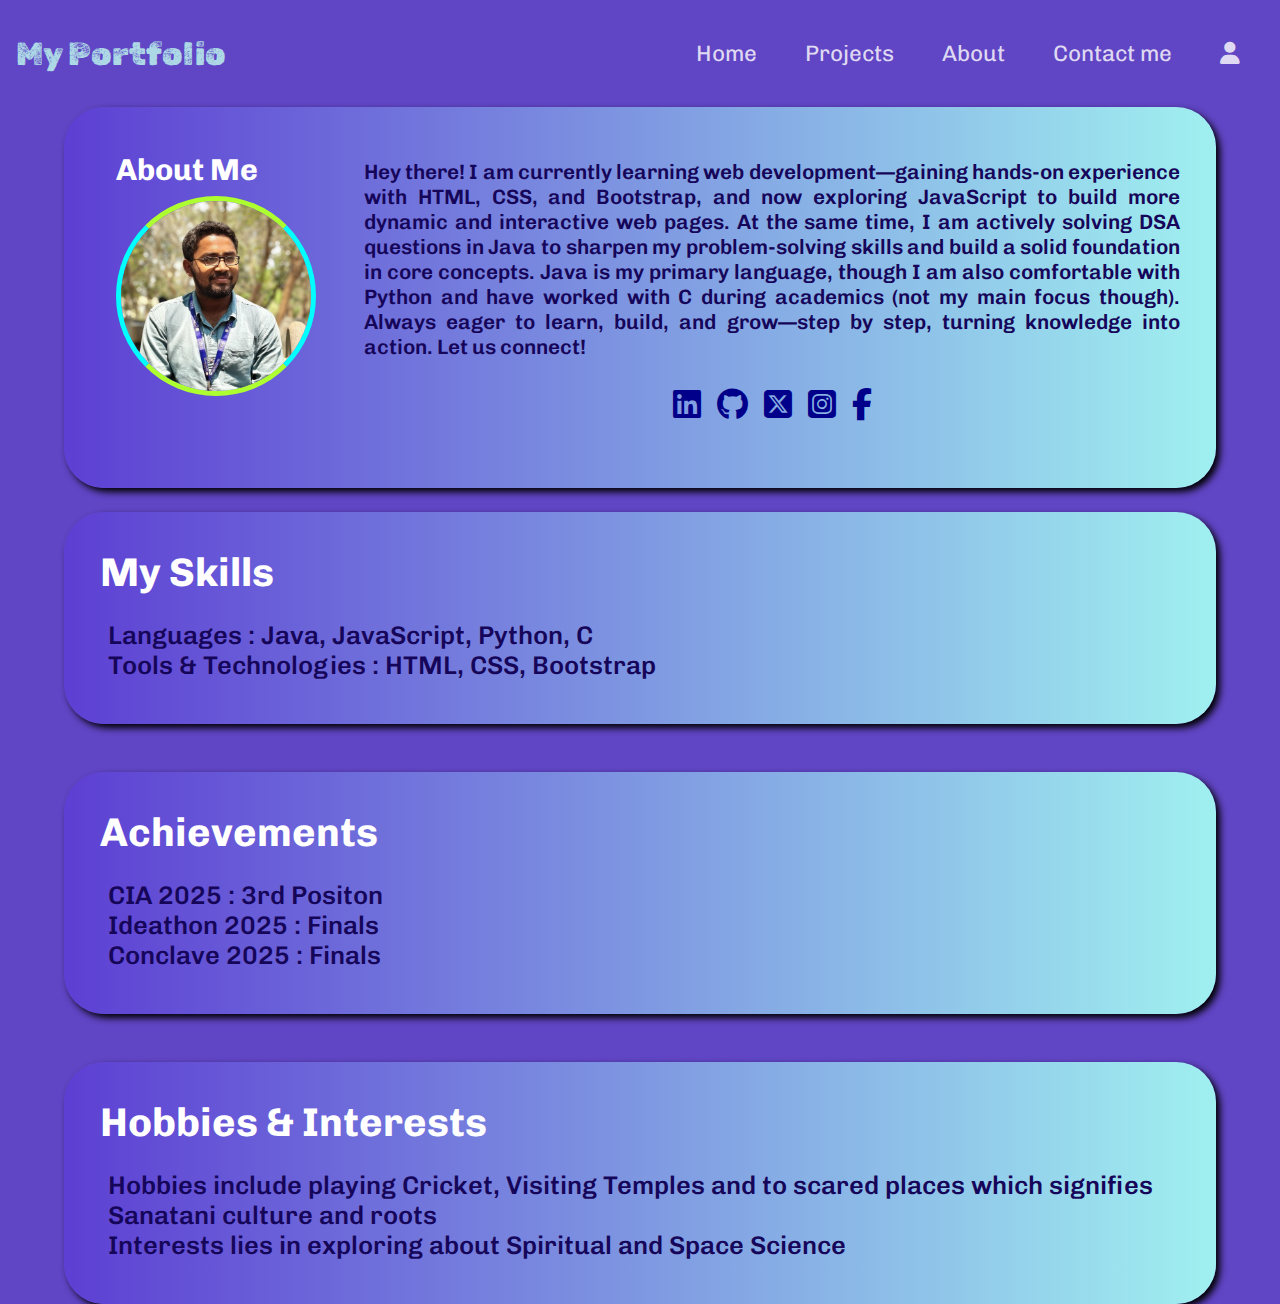
<file: about.html>
<!DOCTYPE html>
<html lang="en">

<head>
    <meta charset="UTF-8">
    <meta name="viewport" content="width=device-width, initial-scale=1.0">
    <link rel="stylesheet" href="https://cdnjs.cloudflare.com/ajax/libs/font-awesome/6.7.2/css/all.min.css"
        integrity="sha512-Evv84Mr4kqVGRNSgIGL/F/aIDqQb7xQ2vcrdIwxfjThSH8CSR7PBEakCr51Ck+w+/U6swU2Im1vVX0SVk9ABhg=="
        crossorigin="anonymous" referrerpolicy="no-referrer" />
    <link href="https://cdn.jsdelivr.net/npm/bootstrap@5.3.5/dist/css/bootstrap.min.css" rel="stylesheet"
        integrity="sha384-SgOJa3DmI69IUzQ2PVdRZhwQ+dy64/BUtbMJw1MZ8t5HZApcHrRKUc4W0kG879m7" crossorigin="anonymous">
    <link rel="preconnect" href="https://fonts.googleapis.com">
    <link rel="preconnect" href="https://fonts.gstatic.com" crossorigin>
    <link href="https://fonts.googleapis.com/css2?family=Sriracha&display=swap" rel="stylesheet">
    <link href="https://fonts.googleapis.com/css2?family=Rubik+Dirt&display=swap" rel="stylesheet">
    <link href="https://fonts.googleapis.com/css2?family=Chivo:ital,wght@0,100..900;1,100..900&display=swap"
        rel="stylesheet">
    <link href="https://fonts.googleapis.com/css2?family=Federo&display=swap" rel="stylesheet">
    <link rel="stylesheet" href="about.css">
    <title> About Me | Aman </title>
</head>

<body>

    <div class="navbar">
        <h1>My Portfolio</h1>
        <ul>
            <a href="index.html">Home</a>
            <a href="projects.html">Projects</a>
            <a href="about.html">About</a>
            <a href="#">Contact me</a>
            <i class="fa-solid fa-user navbar-user"></i>
        </ul>
    </div>

    <div class="about-me">
        <div class="left-part">
            <h1>About Me</h1>
            <img src="./assests/Aman_Portfolio.jpg" alt="mypic" class="about-pic">
        </div>
        <div class="right-part">
            <p>Hey there! I am currently learning web development—gaining hands-on experience with HTML, CSS, and
                Bootstrap, and now
                exploring JavaScript to build more dynamic and interactive web pages.
                At the same time, I am actively solving DSA questions in Java to sharpen my problem-solving skills and
                build a solid
                foundation in core concepts. Java is my primary language, though I am also comfortable with Python and
                have worked with C
                during academics (not my main focus though).
                Always eager to learn, build, and grow—step by step, turning knowledge into action. Let us connect!</p>
            <div class="social-media">
                <a href="https://www.linkedin.com/in/aman-parida-374468360" target="_blank">
                    <i class="fa-brands fa-linkedin social-media-icons"></i>
                </a>
                <a href="https://github.com/Aman-Tech990" target="_blank"><i
                        class="fa-brands fa-github social-media-icons"></i></a>
                <a href="https://x.com/aman_tech001" target="_blank"><i
                        class="fa-brands fa-square-x-twitter social-media-icons"></i></a>
                <a href="https://www.instagram.com/aman_parida_990/" target="_blank"><i
                        class="fa-brands fa-square-instagram social-media-icons"></i></a>
                <a href="https://www.facebook.com/profile.php?id=100093342377013" target="_blank"><i
                        class="fa-brands fa-facebook-f social-media-icons"></i></a>
            </div>
        </div>
    </div>

    <div class="skills">
        <h1>My Skills</h1>
        <div class="skills-desc">
            <p> Languages : Java, JavaScript, Python, C </p>
            <p> Tools & Technologies : HTML, CSS, Bootstrap </p>
        </div>
    </div>

    <div class="achievements">
        <h1>Achievements</h1>
        <div class="achievements-desc">
            <p> CIA 2025 : 3rd Positon </p>
            <p> Ideathon 2025 : Finals </p>
            <p> Conclave 2025 : Finals </p>
        </div>
    </div>

    <div class="hobbies">
        <h1>Hobbies & Interests</h1>
        <div class="hobbies-desc">
            <p> Hobbies include playing Cricket, Visiting Temples and to scared places which signifies Sanatani culture
                and roots</p>
            <p> Interests lies in exploring about Spiritual and Space Science </p>
        </div>
    </div>

</body>

</html>
</file>
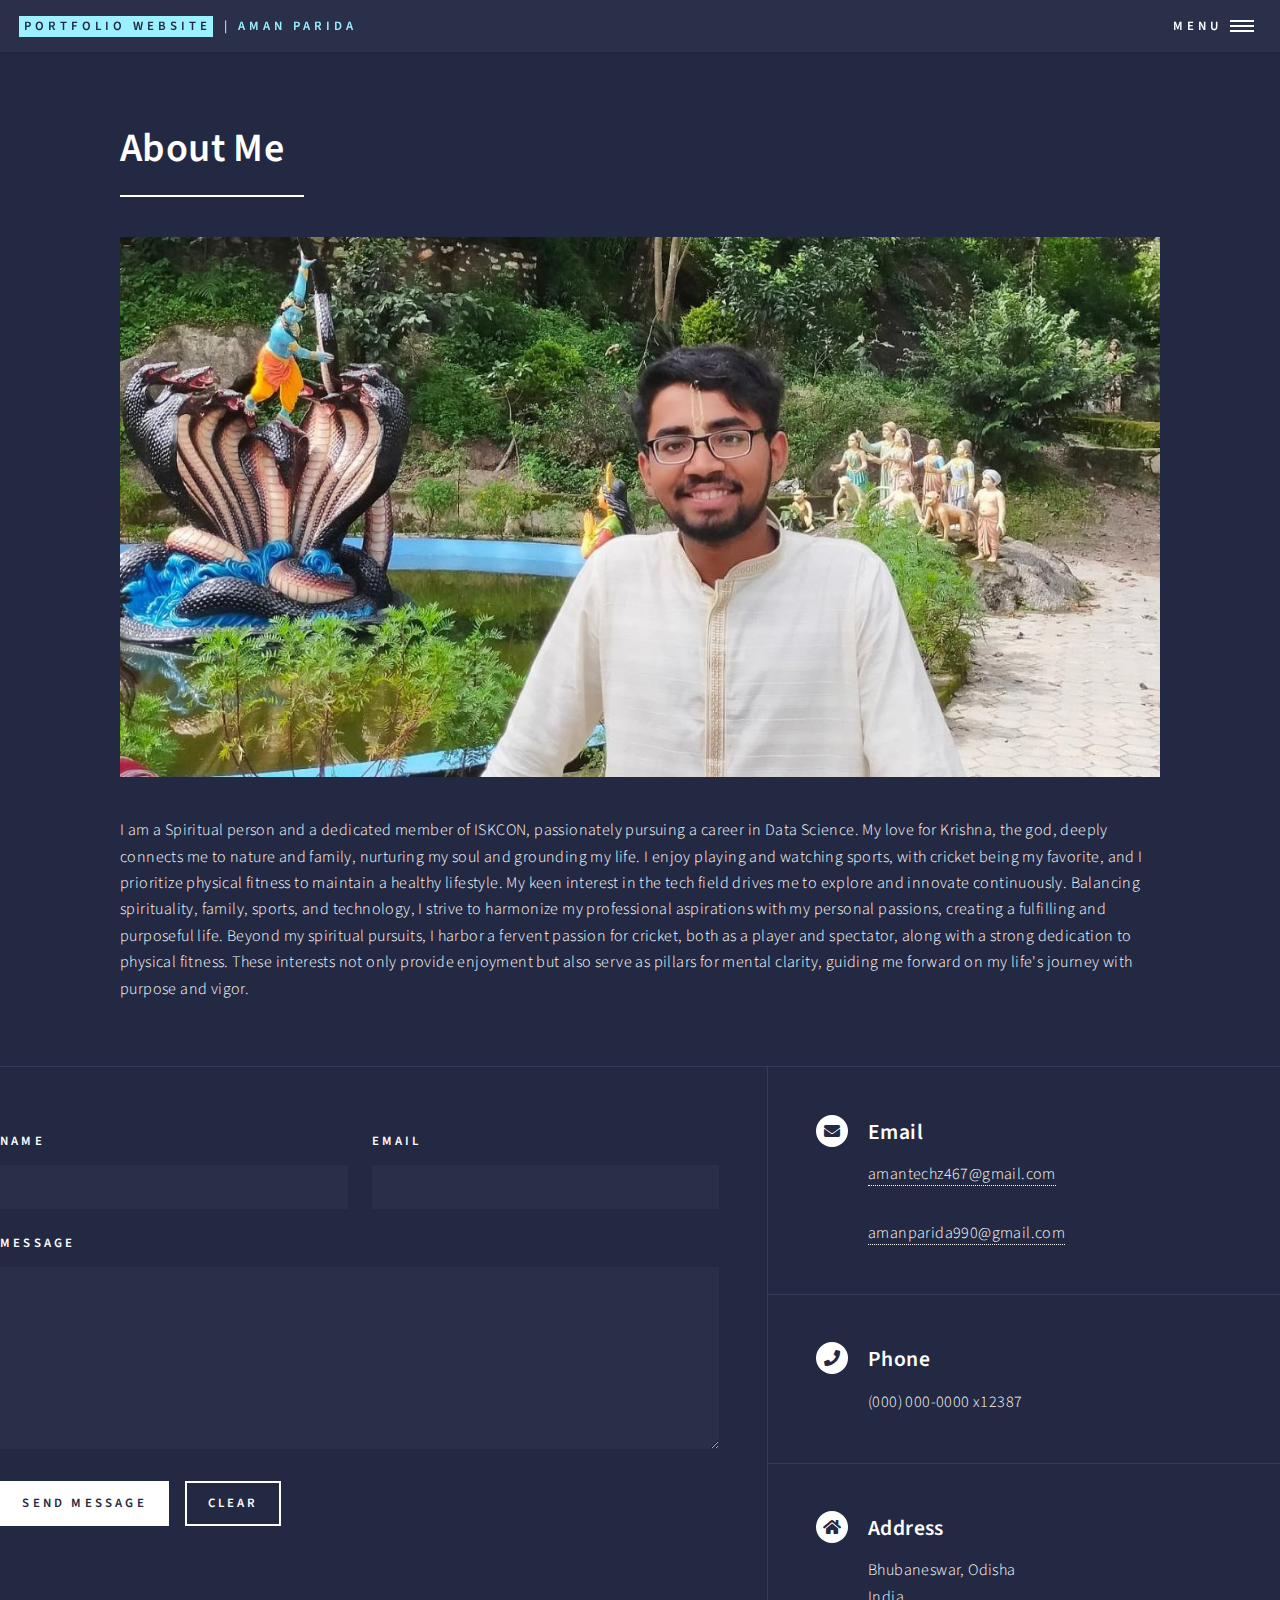
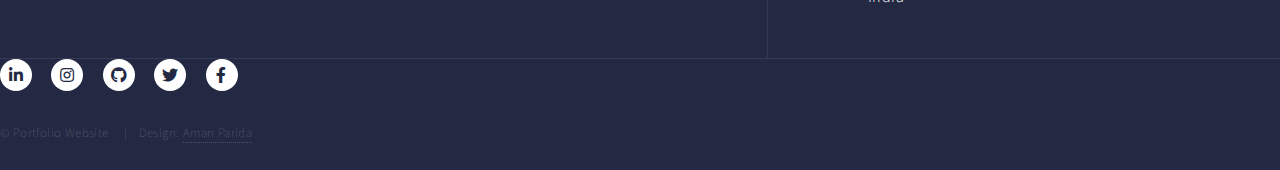
<file: About.html>
<!DOCTYPE HTML>
<html>

<head>
	<title>Aman's Portfolio</title>
	<meta charset="utf-8" />
	<meta name="viewport" content="width=device-width, initial-scale=1, user-scalable=no" />
	<link rel="stylesheet" href="assets/css/main.css" />
	<noscript>
		<link rel="stylesheet" href="assets/css/noscript.css" />
	</noscript>
</head>

<body class="is-preload">

	<!-- Wrapper -->
	<div id="wrapper">

		<!-- Header -->
		<header id="header">
			<a href="index.html" class="logo"><strong>Portfolio Website </strong> <span>| Aman Parida</span></a>
			<nav>
				<a href="#menu">Menu</a>
			</nav>
		</header>

		<!-- Menu -->
		<nav id="menu">
			<ul class="links">
				<li><a href="index.html">Home</a></li>
				<li><a href="Projects.html">Projects</a></li>
				<li><a href="About.html">About</a></li>
				<li><a href="Skills.html">My SKills</a></li>
				<li><a href="handle.html">Social Platforms</a></li>
			</ul>
			<ul class="actions stacked">
				<li><a href="#" class="button primary fit">Back</a></li>
			</ul>
		</nav>

		<!-- Main -->
		<div id="main" class="alt">

			<!-- One -->
			<section id="one">
				<div class="inner">
					<header class="major">
						<h1>About Me</h1>
					</header>
					<span class="image main"><img src="images/aman.jpg" alt="Aman Parida" /></span>
					<p>I am a Spiritual person and a dedicated member of ISKCON, passionately pursuing a career in Data
						Science. My love for Krishna, the god, deeply connects me to nature and family, nurturing my
						soul and grounding my life. I enjoy playing and watching sports, with cricket being my favorite,
						and I prioritize physical fitness to maintain a healthy lifestyle. My keen interest in the tech
						field drives me to explore and innovate continuously. Balancing spirituality, family, sports,
						and technology, I strive to harmonize my professional aspirations with my personal passions,
						creating a fulfilling and purposeful life. Beyond my spiritual pursuits, I harbor a fervent
						passion for cricket, both as a player and spectator, along with a
						strong dedication to physical fitness. These interests not only provide enjoyment but also serve
						as pillars for mental
						clarity, guiding me forward on my life's journey with purpose and vigor.
					</P>
				</div>
		</div>
		</section>

	</div>

	<!-- Contact -->
	<section id="contact">
		<div class="inner">
			<section>
				<form method="post" action="#">
					<div class="fields">
						<div class="field half">
							<label for="name">Name</label>
							<input type="text" name="name" id="name" />
						</div>
						<div class="field half">
							<label for="email">Email</label>
							<input type="text" name="email" id="email" />
						</div>
						<div class="field">
							<label for="message">Message</label>
							<textarea name="message" id="message" rows="6"></textarea>
						</div>
					</div>
					<ul class="actions">
						<li><input type="submit" value="Send Message" class="primary" /></li>
						<li><input type="reset" value="Clear" /></li>
					</ul>
				</form>
			</section>
			<section class="split">
				<section>
					<div class="contact-method">
						<span class="icon solid alt fa-envelope"></span>
						<h3>Email</h3>
						<p><a href="mailto:amantechz467@gmail.com">amantechz467@gmail.com</a></p>
						<p><a href="mailto:amanparida990@gmail.com">amanparida990@gmail.com</a></p>
					</div>
				</section>
				<section>
					<div class="contact-method">
						<span class="icon solid alt fa-phone"></span>
						<h3>Phone</h3>
						<span>(000) 000-0000 x12387</span>
					</div>
				</section>
				<section>
					<div class="contact-method">
						<span class="icon solid alt fa-home"></span>
						<h3>Address</h3>
						<span>Bhubaneswar, Odisha<br />
							India</span>
					</div>
				</section>
			</section>
		</div>
	</section>

	<!-- Footer -->
	<footer id="footer">
		<div class="inner">
			<ul class="icons">
				<li><a href="https://www.linkedin.com/in/aman-parida-858a41313/" target="_blank"
						class="icon brands alt fa-linkedin-in"><span class="label">LinkedIn</span></a></li>
				<li><a href="https://www.instagram.com/aman_parida_990/" target="_blank"
						class="icon brands alt fa-instagram"><span class="label">Instagram</span></a></li>
				<li><a href="https://github.com/Aman-Tech990" target="_blank" class="icon brands alt fa-github"><span
							class="label">GitHub</span></a></li>
				<li><a href="https://x.com/aman_tech001" target="_blank" class="icon brands alt fa-twitter"><span
							class="label">Twitter</span></a></li>
				<li><a href="https://www.facebook.com/profile.php?id=100093342377013" target="_blank"
						class="icon brands alt fa-facebook-f"><span class="label">Facebook</span></a></li>
			</ul>
			<ul class="copyright">
				<li>&copy; Portfolio Website</li>
				<li>Design: <a>Aman Parida</a></li>
			</ul>
		</div>
	</footer>

	</div>

	<!-- Scripts -->
	<script src="assets/js/jquery.min.js"></script>
	<script src="assets/js/jquery.scrolly.min.js"></script>
	<script src="assets/js/jquery.scrollex.min.js"></script>
	<script src="assets/js/browser.min.js"></script>
	<script src="assets/js/breakpoints.min.js"></script>
	<script src="assets/js/util.js"></script>
	<script src="assets/js/main.js"></script>
	<script src="assets/js/Blog.js"></script>

</body>

</html>
</file>
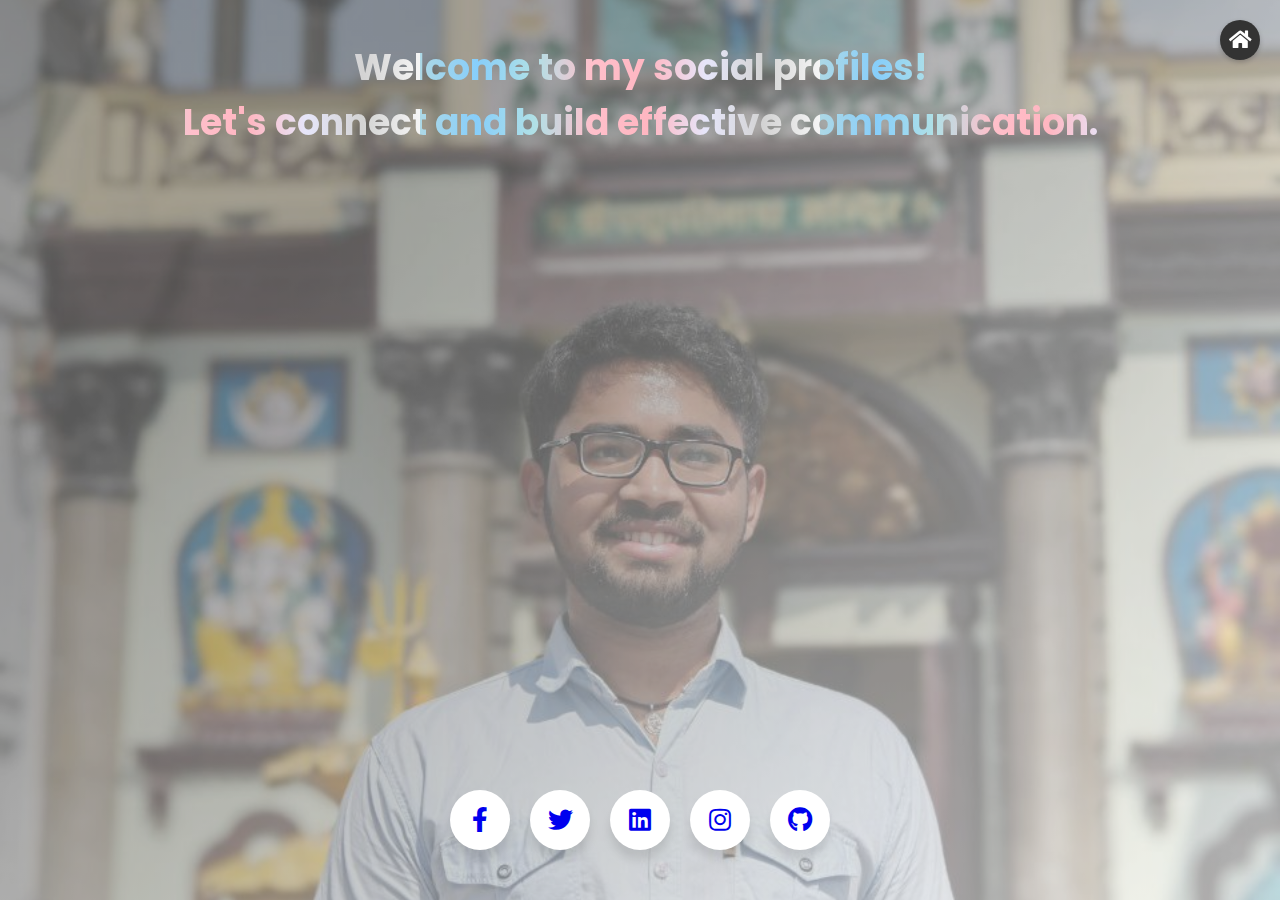
<file: handle.html>
<!DOCTYPE html>
<html lang="en" dir="ltr">

<head>
    <meta charset="utf-8">
    <title>Social Profiles | Aman Parida</title>
    <meta name="viewport" content="width=device-width, initial-scale=1.0">
    <link rel="stylesheet" href="style_handle.css">
    <link rel="stylesheet" href="https://cdnjs.cloudflare.com/ajax/libs/font-awesome/5.15.3/css/all.min.css" />
</head>

<body>
    <div class="background"></div>
    <div class="wrapper">
        <a href="index.html" class="home-button">
            <i class="fas fa-home"></i>
        </a>
        <div class="header">
            <h1>Welcome to my social profiles!
                <br> Let's connect and build effective communication.
            </h1>
        </div>
        <div class="footer">
            <div class="button">
                <a href="https://www.facebook.com/profile.php?id=100093342377013" target="_blank">
                    <div class="icon">
                        <i class="fab fa-facebook-f"></i>
                    </div>
                    <span>Facebook</span>
                </a>
            </div>
            <div class="button">
                <a href="https://x.com/aman_tech001" target="_blank">
                    <div class="icon">
                        <i class="fab fa-twitter"></i>
                    </div>
                    <span>Twitter</span>
                </a>
            </div>
            <div class="button">
                <a href="https://www.linkedin.com/in/aman-parida-858a41313/" target="_blank">
                    <div class="icon">
                        <i class="fab fa-linkedin"></i>
                    </div>
                    <span>Linked in</span>
                </a>
            </div>
            <div class="button">
                <a href="https://www.instagram.com/aman_parida_990/" target="_blank">
                    <div class="icon">
                        <i class="fab fa-instagram"></i>
                    </div>
                    <span>Instagram</span>
                </a>
            </div>
            <div class="button">
                <a href="https://github.com/Aman-Tech990" target="_blank">
                    <div class="icon">
                        <i class="fab fa-github"></i>
                    </div>
                    <span>Github</span>
                </a>
            </div>
        </div>
    </div>
</body>

</html>
</file>
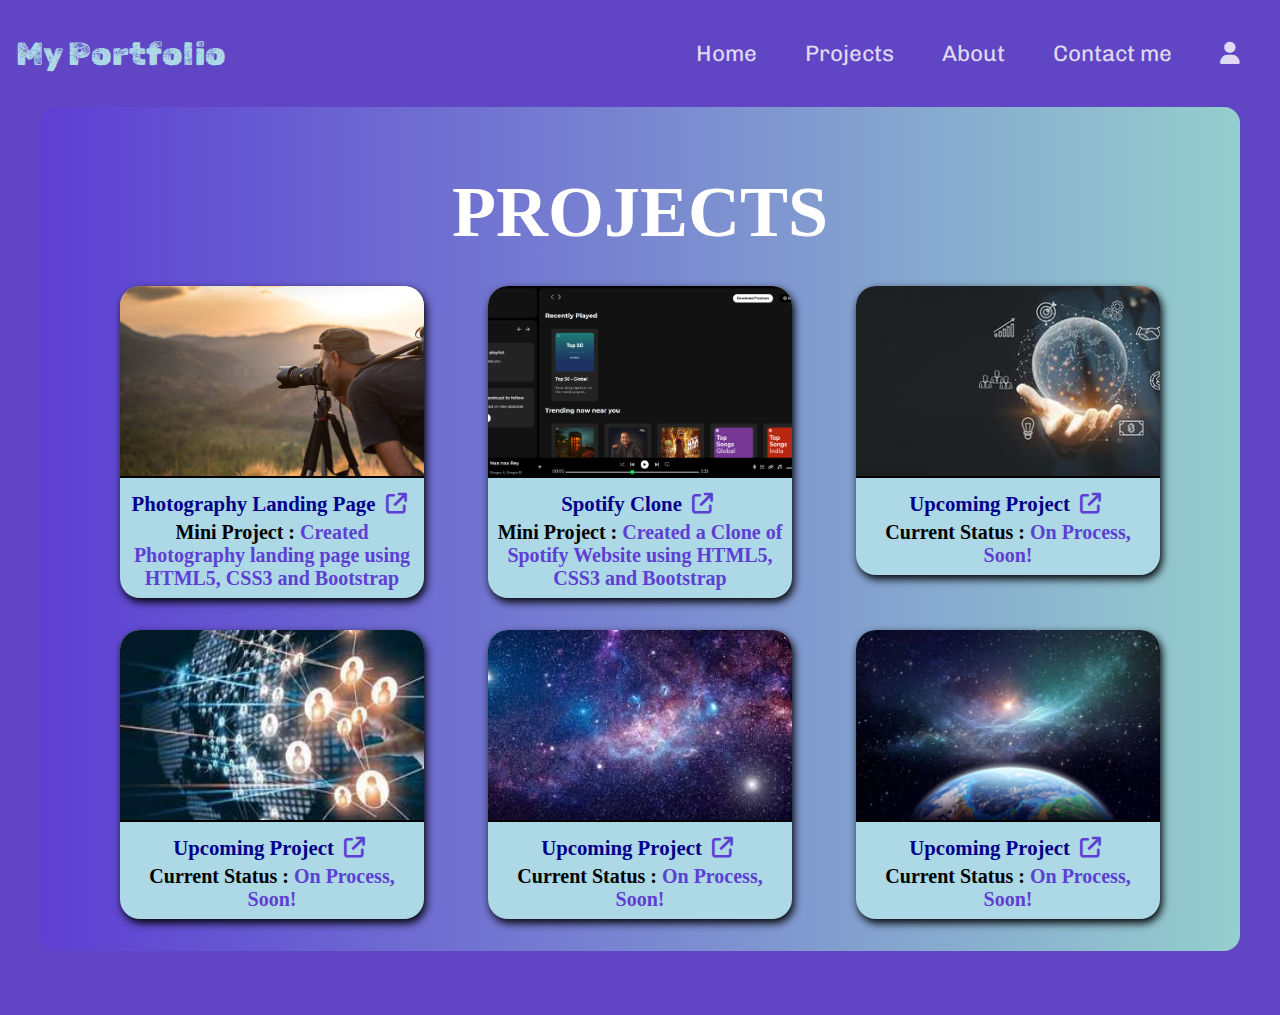
<file: projects.html>
<!DOCTYPE html>
<html lang="en">

<head>
    <meta charset="UTF-8">
    <meta name="viewport" content="width=device-width, initial-scale=1.0">
    <link rel="stylesheet" href="https://cdnjs.cloudflare.com/ajax/libs/font-awesome/6.7.2/css/all.min.css"
        integrity="sha512-Evv84Mr4kqVGRNSgIGL/F/aIDqQb7xQ2vcrdIwxfjThSH8CSR7PBEakCr51Ck+w+/U6swU2Im1vVX0SVk9ABhg=="
        crossorigin="anonymous" referrerpolicy="no-referrer" />
    <link href="https://cdn.jsdelivr.net/npm/bootstrap@5.3.5/dist/css/bootstrap.min.css" rel="stylesheet"
        integrity="sha384-SgOJa3DmI69IUzQ2PVdRZhwQ+dy64/BUtbMJw1MZ8t5HZApcHrRKUc4W0kG879m7" crossorigin="anonymous">
    <link rel="preconnect" href="https://fonts.googleapis.com">
    <link rel="preconnect" href="https://fonts.gstatic.com" crossorigin>
    <link href="https://fonts.googleapis.com/css2?family=Sriracha&display=swap" rel="stylesheet">
    <link href="https://fonts.googleapis.com/css2?family=Rubik+Dirt&display=swap" rel="stylesheet">
    <link href="https://fonts.googleapis.com/css2?family=Chivo:ital,wght@0,100..900;1,100..900&display=swap"
        rel="stylesheet">
    <link href="https://fonts.googleapis.com/css2?family=Federo&display=swap" rel="stylesheet">
    <link rel="stylesheet" href="projects.css">
    <title> Projects </title>
</head>

<body>

    <div class="navbar">
        <h1>My Portfolio</h1>
        <ul>
            <a href="index.html">Home</a>
            <a href="projects.html">Projects</a>
            <a href="about.html">About</a>
            <a href="#">Contact me</a>
            <i class="fa-solid fa-user navbar-user"></i>
        </ul>
    </div>

    <div class="projects-main">

        <h1> Projects</h1>

        <div class="projects-box">

            <div class="card">
                <img src="./assests/photography.jpg" alt="project-1" class="card-img">
                <div class="card-desc">
                    <div class="card-heading">
                        <h3 id="card-heading-font">Photography Landing Page</h3>
                        <a href="#"><i class="fa-solid fa-arrow-up-right-from-square"></i></a>
                    </div>
                    <p id="card-para-font"><span id="card-para-bold">Mini Project :</span> Created Photography landing
                        page using HTML5, CSS3 and
                        Bootstrap</p>
                </div>
            </div>

            <div class="card">
                <img src="./assests/spotify-clone.png" alt="project-1" class="card-img">
                <div class="card-desc">
                    <div class="card-heading">
                        <h3 id="card-heading-font">Spotify Clone</h3>
                        <a href="#"><i class="fa-solid fa-arrow-up-right-from-square"></i></a>
                    </div>
                    <p id="card-para-font"> <span id="card-para-bold">Mini Project :</span> Created a Clone of Spotify
                        Website using HTML5, CSS3 and
                        Bootstrap</p>
                </div>
            </div>

            <div class="card">
                <img src="./assests/project-3.jpg" alt="project-1" class="card-img">
                <div class="card-desc">
                    <div class="card-heading">
                        <h3 id="card-heading-font">Upcoming Project</h3>
                        <a href="#"><i class="fa-solid fa-arrow-up-right-from-square"></i></a>
                    </div>
                    <p id="card-para-font"><span id="card-para-bold">Current Status :</span> On Process, Soon!</p>
                </div>
            </div>

            <div class="card">
                <img src="./assests/project-4.jpg" alt="project-1" class="card-img">
                <div class="card-desc">
                    <div class="card-heading">
                        <h3 id="card-heading-font">Upcoming Project</h3>
                        <a href="#"><i class="fa-solid fa-arrow-up-right-from-square"></i></a>
                    </div>
                    <p id="card-para-font"><span id="card-para-bold">Current Status :</span> On Process, Soon!</p>
                </div>
            </div>

            <div class="card">
                <img src="./assests/Project-5.jpg" alt="project-1" class="card-img">
                <div class="card-desc">
                    <div class="card-heading">
                        <h3 id="card-heading-font">Upcoming Project</h3>
                        <a href="#"><i class="fa-solid fa-arrow-up-right-from-square"></i></a>
                    </div>
                    <p id="card-para-font"><span id="card-para-bold">Current Status :</span> On Process, Soon!</p>
                </div>
            </div>

            <div class="card">
                <img src="./assests/Project-6.jpg" alt="project-1" class="card-img">
                <div class="card-desc">
                    <div class="card-heading">
                        <h3 id="card-heading-font">Upcoming Project</h3>
                        <a href="#"><i class="fa-solid fa-arrow-up-right-from-square"></i></a>
                    </div>
                    <p id="card-para-font"><span id="card-para-bold">Current Status :</span> On Process, Soon!</p>
                </div>
            </div>

        </div>
    </div>

</body>

</html>
</file>
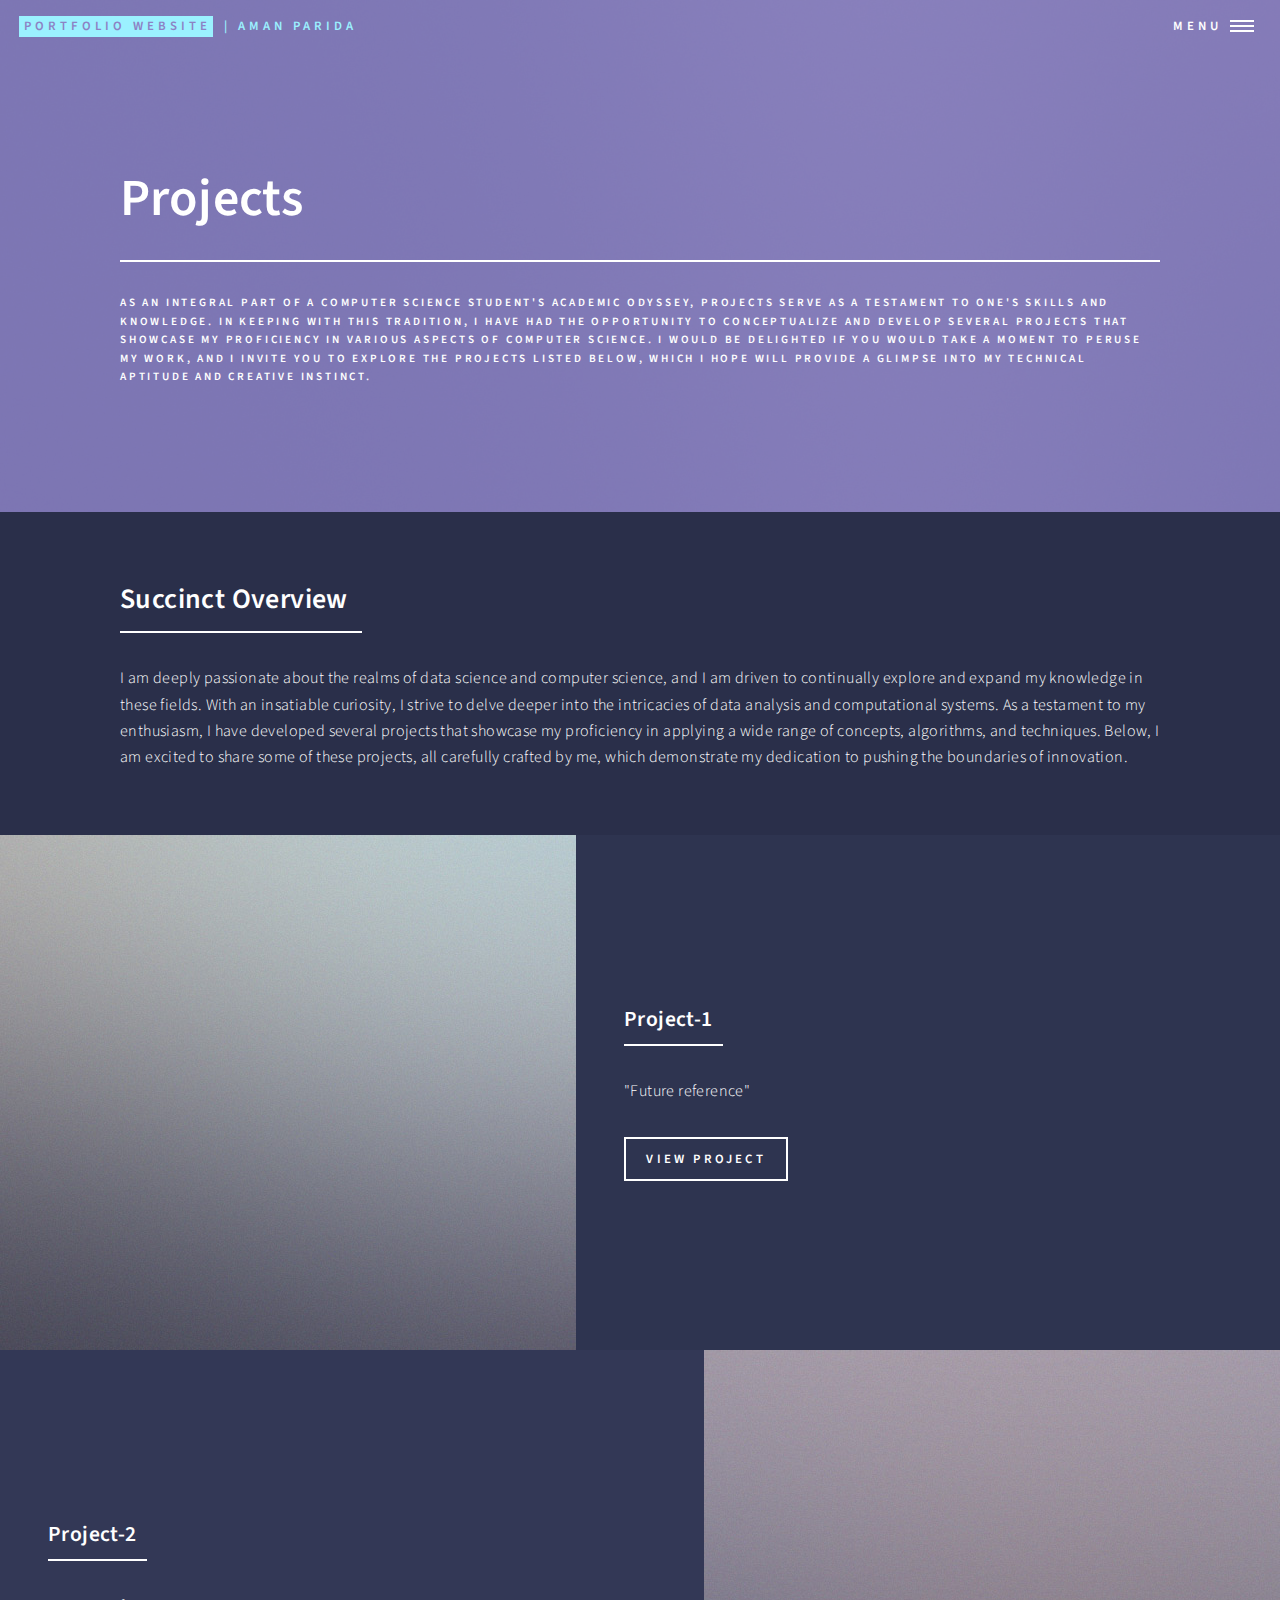
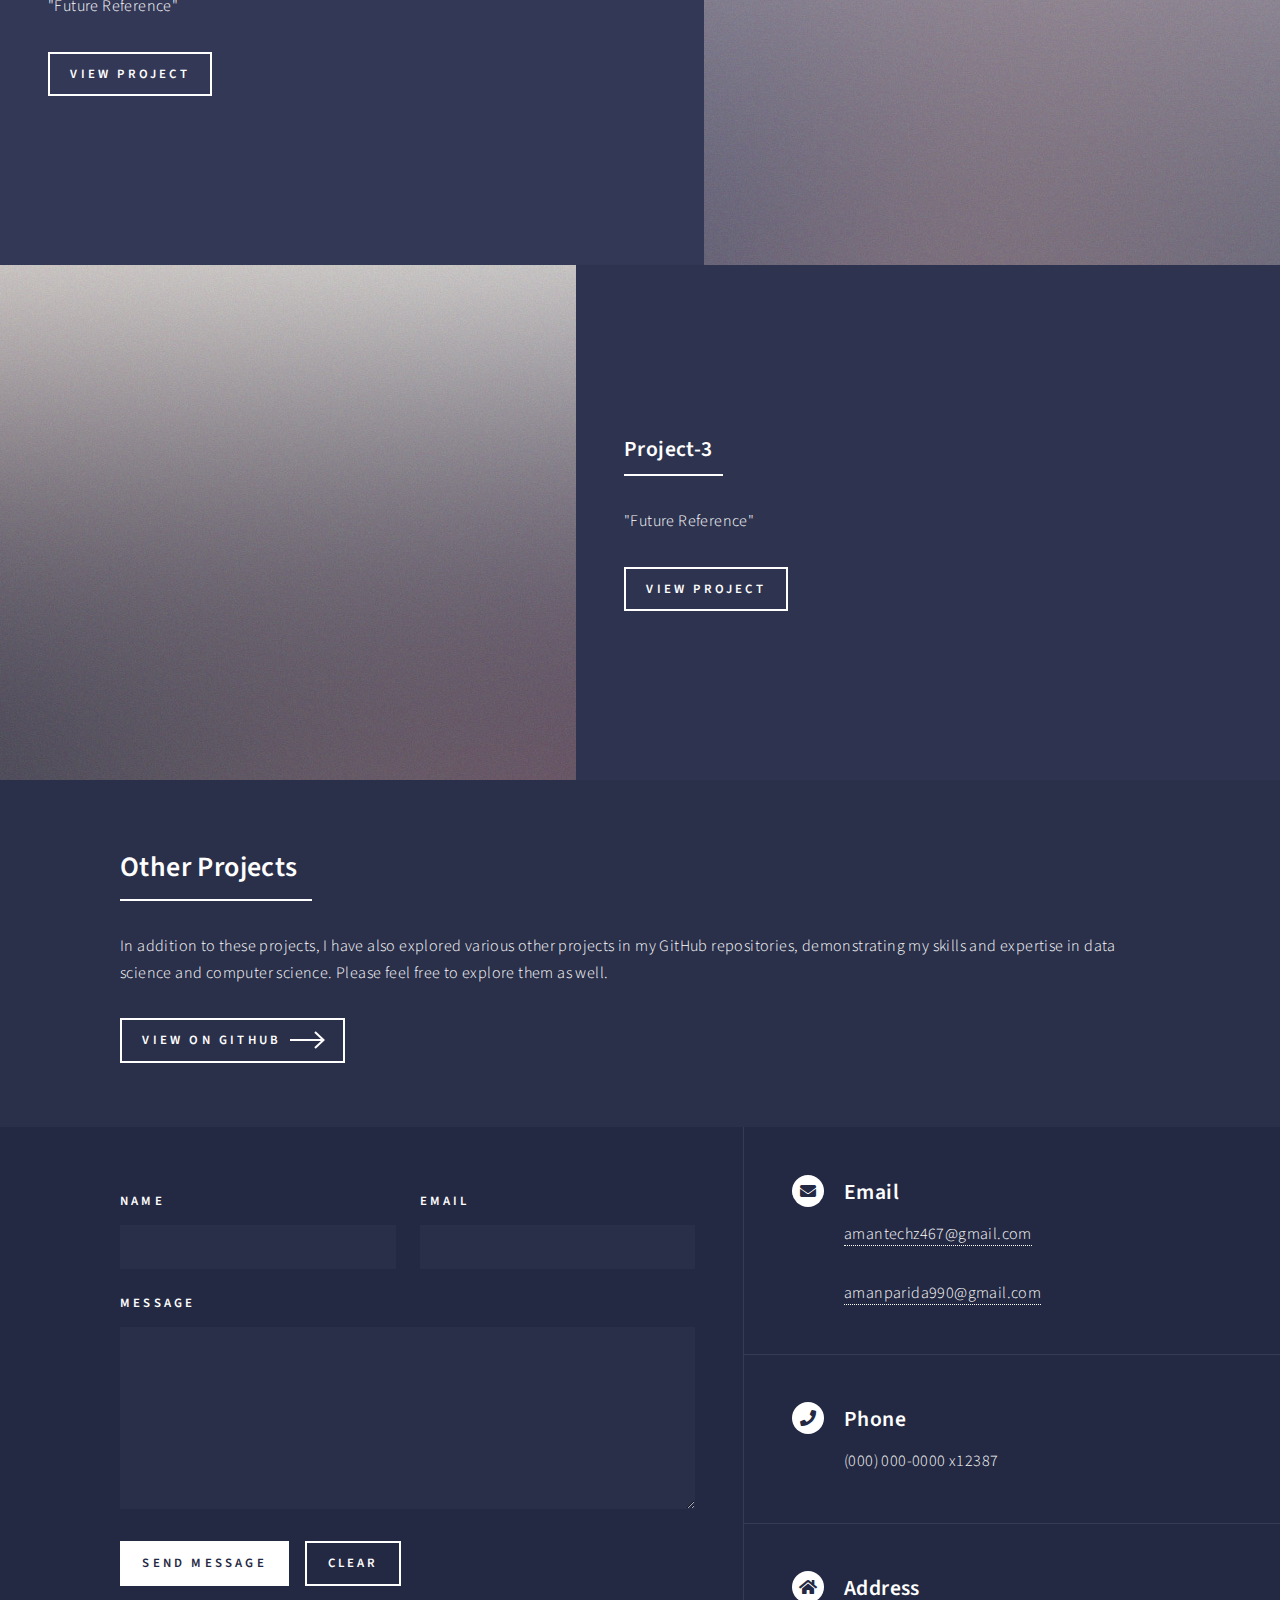
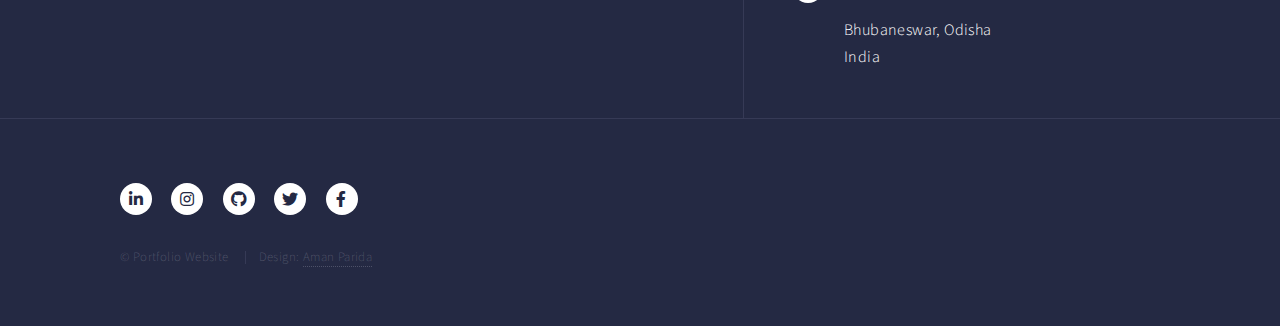
<file: Projects.html>
<!DOCTYPE HTML>
<html>

<head>
	<title>Aman's Portfolio</title>
	<meta charset="utf-8" />
	<meta name="viewport" content="width=device-width, initial-scale=1, user-scalable=no" />
	<link rel="stylesheet" href="assets/css/main.css" />
	<noscript>
		<link rel="stylesheet" href="assets/css/noscript.css" />
	</noscript>
</head>

<body class="is-preload">

	<!-- Wrapper -->
	<div id="wrapper">

		<!-- Header -->
		<!-- Note: The "styleN" class below should match that of the banner element. -->
		<header id="header" class="alt style2">
			<a href="index.html" class="logo"><strong>Portfolio Website </strong> <span>| Aman Parida</span></a>
			<nav>
				<a href="#menu">Menu</a>
			</nav>
		</header>

		<!-- Menu -->
		<nav id="menu">
			<ul class="links">
				<li><a href="index.html">Home</a></li>
				<li><a href="Projects.html">Projects</a></li>
				<li><a href="About.html">About</a></li>
				<li><a href="Skills.html">My SKills</a></li>
				<li><a href="handle.html">Social Platforms</a></li>
			</ul>
			<ul class="actions stacked">
				<li><a href="#" class="button primary fit">Back</a></li>
			</ul>
		</nav>

		<!-- Banner -->
		<!-- Note: The "styleN" class below should match that of the header element. -->
		<section id="banner" class="style2">
			<div class="inner">
				<span class="image">
					<img src="images/pic07.jpg" alt="" />
				</span>
				<header class="major">
					<h1>Projects</h1>
				</header>
				<div class="content">
					<p>As an integral part of a computer science student's academic odyssey, projects serve as a
						testament to one's skills and
						knowledge. In keeping with this tradition, I have had the opportunity to conceptualize and
						develop several projects that
						showcase my proficiency in various aspects of computer science. I would be delighted if you
						would take a moment to
						peruse my work, and I invite you to explore the projects listed below, which I hope will provide
						a glimpse into my
						technical aptitude and creative instinct.</p>
				</div>
			</div>
		</section>

		<!-- Main -->
		<div id="main">

			<!-- One -->
			<section id="one">
				<div class="inner">
					<header class="major">
						<h2>Succinct Overview</h2>
					</header>
					<p>I am deeply passionate about the realms of data science and computer science, and I am driven to
						continually explore and
						expand my knowledge in these fields. With an insatiable curiosity, I strive to delve deeper into
						the intricacies of data
						analysis and computational systems. As a testament to my enthusiasm, I have developed several
						projects that showcase my
						proficiency in applying a wide range of concepts, algorithms, and techniques. Below, I am
						excited to share some of these
						projects, all carefully crafted by me, which demonstrate my dedication to pushing the boundaries
						of innovation.</p>
				</div>
			</section>

			<!-- Two -->
			<section id="two" class="spotlights">
				<section>
					<a href="generic.html" class="image">
						<img src="images/pic08.jpg" alt="" data-position="center center" />
					</a>
					<div class="content">
						<div class="inner">
							<header class="major">
								<h3>Project-1</h3>
							</header>
							<p>"Future reference"</p>
							<ul class="actions">
								<li><a href="#" class="button">View Project</a></li>
							</ul>
						</div>
					</div>
				</section>
				<section>
					<a href="generic.html" class="image">
						<img src="images/pic09.jpg" alt="" data-position="top center" />
					</a>
					<div class="content">
						<div class="inner">
							<header class="major">
								<h3>Project-2</h3>
							</header>
							<p>"Future Reference"</p>
							<ul class="actions">
								<li><a href="#" class="button">View Project</a></li>
							</ul>
						</div>
					</div>
				</section>
				<section>
					<a href="generic.html" class="image">
						<img src="images/pic10.jpg" alt="" data-position="25% 25%" />
					</a>
					<div class="content">
						<div class="inner">
							<header class="major">
								<h3>Project-3</h3>
							</header>
							<p>"Future Reference"</p>
							<ul class="actions">
								<li><a href="#" class="button">View Project</a></li>
							</ul>
						</div>
					</div>
				</section>
			</section>

			<!-- Three -->
			<section id="three">
				<div class="inner">
					<header class="major">
						<h2>Other Projects</h2>
					</header>
					<p>In addition to these projects, I have also explored various other projects in my GitHub
						repositories, demonstrating my
						skills and expertise in data science and computer science. Please feel free to explore them as
						well.</p>
					<ul class="actions">
						<li><a href="https://github.com/Aman-Tech990" target="_blank" class="button next">View on
								GitHub</a></li>
					</ul>
				</div>
			</section>

		</div>

		<!-- Contact -->
		<section id="contact">
			<div class="inner">
				<section>
					<form method="post" action="#">
						<div class="fields">
							<div class="field half">
								<label for="name">Name</label>
								<input type="text" name="name" id="name" />
							</div>
							<div class="field half">
								<label for="email">Email</label>
								<input type="text" name="email" id="email" />
							</div>
							<div class="field">
								<label for="message">Message</label>
								<textarea name="message" id="message" rows="6"></textarea>
							</div>
						</div>
						<ul class="actions">
							<li><input type="submit" value="Send Message" class="primary" /></li>
							<li><input type="reset" value="Clear" /></li>
						</ul>
					</form>
				</section>
				<section class="split">
					<section>
						<div class="contact-method">
							<span class="icon solid alt fa-envelope"></span>
							<h3>Email</h3>
							<p><a href="mailto:amantechz467@gmail.com">amantechz467@gmail.com</a></p>
							<p><a href="mailto:amanparida990@gmail.com">amanparida990@gmail.com</a></p>
						</div>
					</section>
					<section>
						<div class="contact-method">
							<span class="icon solid alt fa-phone"></span>
							<h3>Phone</h3>
							<span>(000) 000-0000 x12387</span>
						</div>
					</section>
					<section>
						<div class="contact-method">
							<span class="icon solid alt fa-home"></span>
							<h3>Address</h3>
							<span>Bhubaneswar, Odisha<br />
								India</span>
						</div>
					</section>
				</section>
			</div>
		</section>

		<!-- Footer -->
		<footer id="footer">
			<div class="inner">
				<ul class="icons">
					<li><a href="https://www.linkedin.com/in/aman-parida-858a41313/" target="_blank"
							class="icon brands alt fa-linkedin-in"><span class="label">LinkedIn</span></a></li>
					<li><a href="https://www.instagram.com/aman_parida_990/" target="_blank"
							class="icon brands alt fa-instagram"><span class="label">Instagram</span></a></li>
					<li><a href="https://github.com/Aman-Tech990" target="_blank"
							class="icon brands alt fa-github"><span class="label">GitHub</span></a></li>
					<li><a href="https://x.com/aman_tech001" target="_blank" class="icon brands alt fa-twitter"><span
								class="label">Twitter</span></a></li>
					<li><a href="https://www.facebook.com/profile.php?id=100093342377013" target="_blank"
							class="icon brands alt fa-facebook-f"><span class="label">Facebook</span></a></li>
				</ul>
				<ul class="copyright">
					<li>&copy; Portfolio Website</li>
					<li>Design: <a>Aman Parida</a></li>
				</ul>
			</div>
		</footer>

	</div>

	<!-- Scripts -->
	<script src="assets/js/jquery.min.js"></script>
	<script src="assets/js/jquery.scrolly.min.js"></script>
	<script src="assets/js/jquery.scrollex.min.js"></script>
	<script src="assets/js/browser.min.js"></script>
	<script src="assets/js/breakpoints.min.js"></script>
	<script src="assets/js/util.js"></script>
	<script src="assets/js/main.js"></script>
	<script src="assets/js/Blog.js"></script>

</body>

</html>
</file>
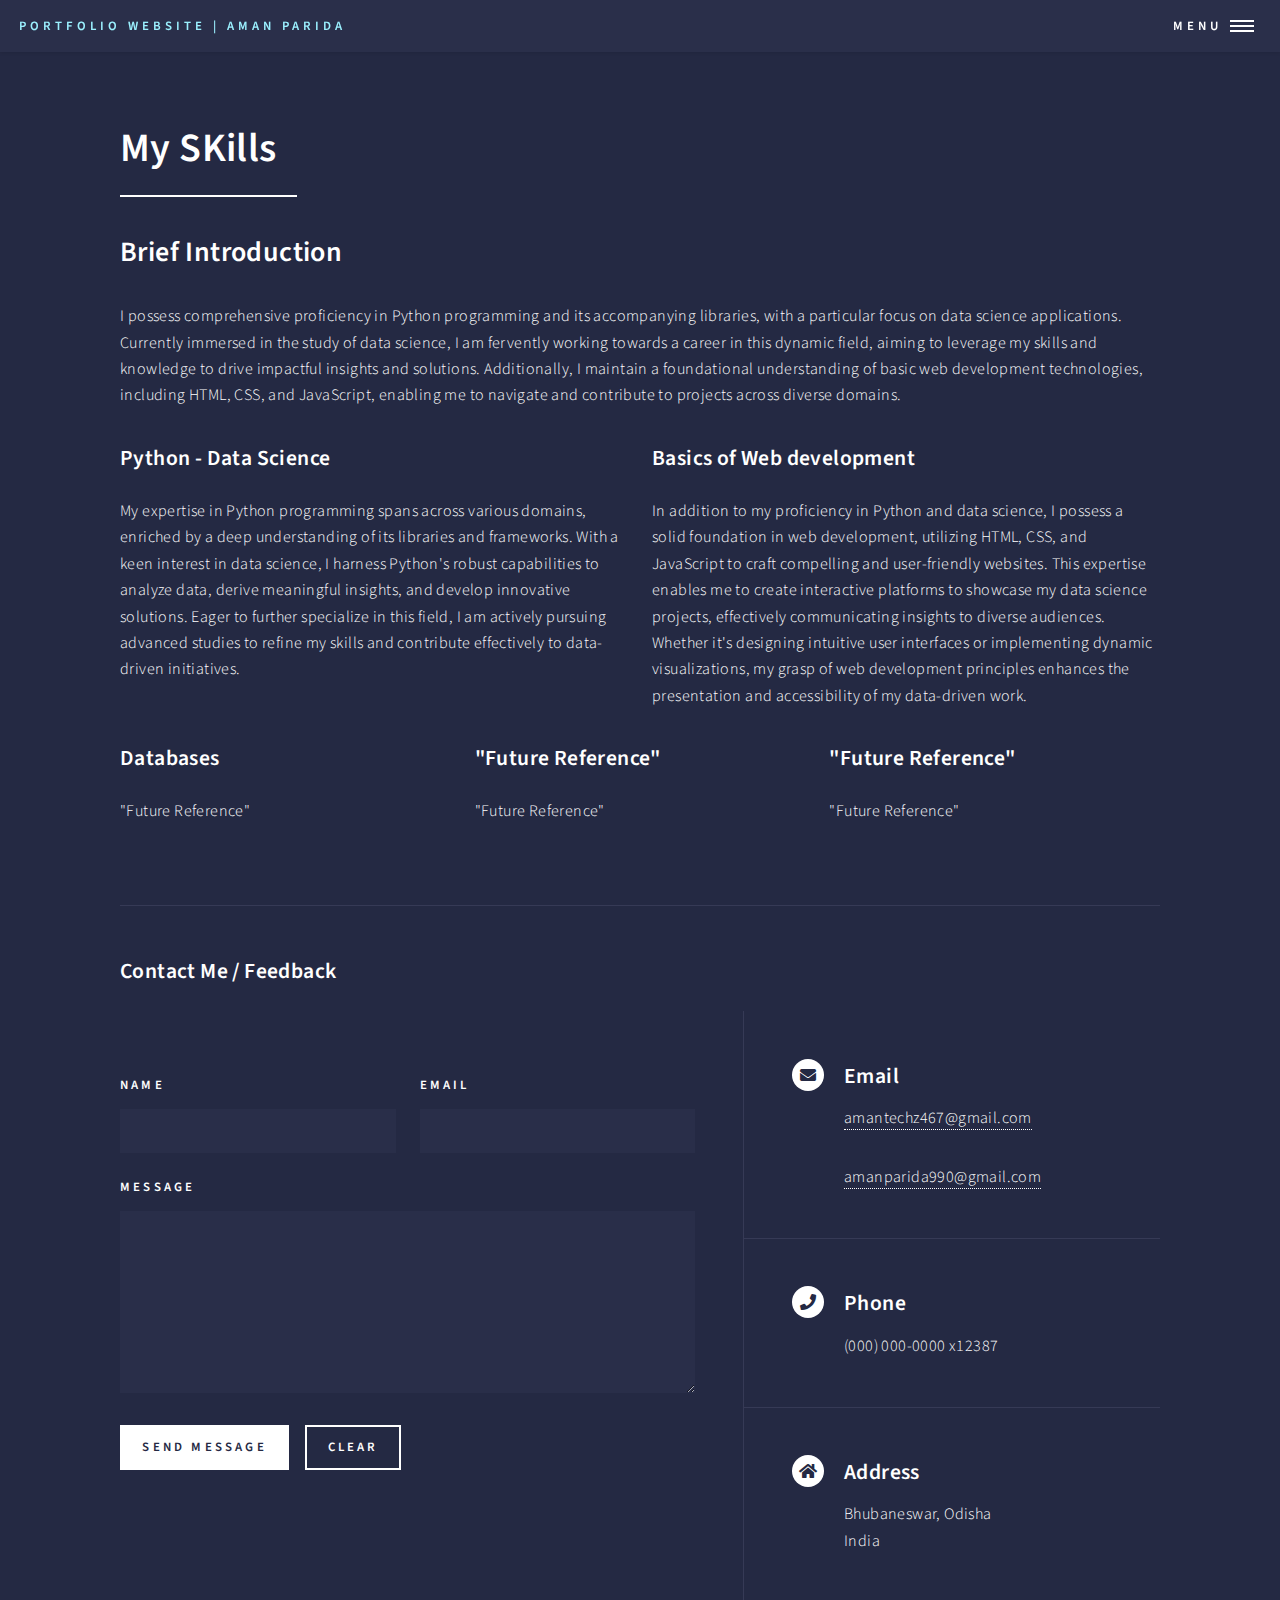
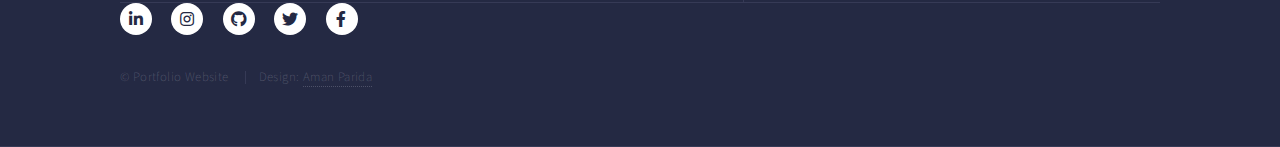
<file: Skills.html>
<!DOCTYPE HTML>
<html>

<head>
	<title>Aman's Portfolio</title>
	<meta charset="utf-8" />
	<meta name="viewport" content="width=device-width, initial-scale=1, user-scalable=no" />
	<link rel="stylesheet" href="assets/css/main.css" />
	<noscript>
		<link rel="stylesheet" href="assets/css/noscript.css" />
	</noscript>
</head>

<body class="is-preload">

	<!-- Wrapper -->
	<div id="wrapper">

		<!-- Header -->
		<header id="header">
			<a href="index.html" class="logo">Portfolio Website </strong> <span>| Aman Parida</span></a>
			<nav>
				<a href="#menu">Menu</a>
			</nav>
		</header>

		<!-- Menu -->
		<nav id="menu">
			<ul class="links">
				<li><a href="index.html">Home</a></li>
				<li><a href="Projects.html">Projects</a></li>
				<li><a href="About.html">About</a></li>
				<li><a href="Skills.html">My SKills</a></li>
				<li><a href="handle.html">Social Platforms</a></li>
			</ul>
			<ul class="actions stacked">
				<li><a href="#" class="button primary fit">Back</a></li>
			</ul>
		</nav>

		<!-- Main -->
		<div id="main" class="alt">

			<!-- One -->
			<section id="one">
				<div class="inner">
					<header class="major">
						<h1>My SKills</h1>
					</header>

					<!-- Content -->
					<h2 id="content">Brief Introduction</h2>
					<p>I possess comprehensive proficiency in Python programming and its accompanying libraries, with a
						particular focus on
						data science applications. Currently immersed in the study of data science, I am fervently
						working towards a career in
						this dynamic field, aiming to leverage my skills and knowledge to drive impactful insights and
						solutions. Additionally,
						I maintain a foundational understanding of basic web development technologies, including HTML,
						CSS, and JavaScript,
						enabling me to navigate and contribute to projects across diverse domains.</p>
					<div class="row">
						<div class="col-6 col-12-small">
							<h3>Python - Data Science</h3>
							<p>My expertise in Python programming spans across various domains, enriched by a deep
								understanding of its libraries and
								frameworks. With a keen interest in data science, I harness Python's robust capabilities
								to analyze data, derive
								meaningful insights, and develop innovative solutions. Eager to further specialize in
								this field, I am actively pursuing
								advanced studies to refine my skills and contribute effectively to data-driven
								initiatives.</p>
						</div>
						<div class="col-6 col-12-small">
							<h3>Basics of Web development</h3>
							<p>In addition to my proficiency in Python and data science, I possess a solid foundation in
								web development, utilizing
								HTML, CSS, and JavaScript to craft compelling and user-friendly websites. This expertise
								enables me to create
								interactive platforms to showcase my data science projects, effectively communicating
								insights to diverse audiences.
								Whether it's designing intuitive user interfaces or implementing dynamic visualizations,
								my grasp of web development
								principles enhances the presentation and accessibility of my data-driven work.</p>
						</div>
						<!-- Break -->
						<div class="col-4 col-12-medium">
							<h3>Databases</h3>
							<p>"Future Reference"</p>
						</div>
						<div class="col-4 col-12-medium">
							<h3>"Future Reference"</h3>
							<p>"Future Reference"</p>
						</div>
						<div class="col-4 col-12-medium">
							<h3>"Future Reference"</h3>
							<p>"Future Reference"</p>
						</div>
					</div>

					<hr class="major" />

					<!-- Contact Form -->
					<h3>Contact Me / Feedback</h3>
					<section id="contact">
						<div class="inner">
							<section>
								<form method="post" action="#">
									<div class="fields">
										<div class="field half">
											<label for="name">Name</label>
											<input type="text" name="name" id="name" />
										</div>
										<div class="field half">
											<label for="email">Email</label>
											<input type="text" name="email" id="email" />
										</div>
										<div class="field">
											<label for="message">Message</label>
											<textarea name="message" id="message" rows="6"></textarea>
										</div>
									</div>
									<ul class="actions">
										<li><input type="submit" value="Send Message" class="primary" /></li>
										<li><input type="reset" value="Clear" /></li>
									</ul>
								</form>
							</section>
							<section class="split">
								<section>
									<div class="contact-method">
										<span class="icon solid alt fa-envelope"></span>
										<h3>Email</h3>
										<p><a href="mailto:amantechz467@gmail.com">amantechz467@gmail.com</a></p>
										<p><a href="mailto:amanparida990@gmail.com">amanparida990@gmail.com</a></p>
									</div>
								</section>
								<section>
									<div class="contact-method">
										<span class="icon solid alt fa-phone"></span>
										<h3>Phone</h3>
										<span>(000) 000-0000 x12387</span>
									</div>
								</section>
								<section>
									<div class="contact-method">
										<span class="icon solid alt fa-home"></span>
										<h3>Address</h3>
										<span>Bhubaneswar, Odisha<br />
											India</span>
									</div>
								</section>
							</section>
						</div>
					</section>

					<!-- Footer -->
					<footer id="footer">
						<div class="inner">
							<ul class="icons">
								<li><a href="https://www.linkedin.com/in/aman-parida-858a41313/" target="_blank"
										class="icon brands alt fa-linkedin-in"><span class="label">LinkedIn</span></a>
								</li>
								<li><a href="https://www.instagram.com/aman_parida_990/" target="_blank"
										class="icon brands alt fa-instagram"><span class="label">Instagram</span></a>
								</li>
								<li><a href="https://github.com/Aman-Tech990" target="_blank"
										class="icon brands alt fa-github"><span class="label">GitHub</span></a></li>
								<li><a href="https://x.com/aman_tech001" target="_blank"
										class="icon brands alt fa-twitter"><span class="label">Twitter</span></a></li>
								<li><a href="https://www.facebook.com/profile.php?id=100093342377013" target="_blank"
										class="icon brands alt fa-facebook-f"><span class="label">Facebook</span></a>
								</li>
							</ul>
							<ul class="copyright">
								<li>&copy; Portfolio Website</li>
								<li>Design: <a>Aman Parida</a></li>
							</ul>
						</div>
					</footer>
				</div>


				<!-- Scripts -->
				<script src="assets/js/jquery.min.js"></script>
				<script src="assets/js/jquery.scrolly.min.js"></script>
				<script src="assets/js/jquery.scrollex.min.js"></script>
				<script src="assets/js/browser.min.js"></script>
				<script src="assets/js/breakpoints.min.js"></script>
				<script src="assets/js/util.js"></script>
				<script src="assets/js/main.js"></script>
				<script src="assets/js/Blog.js"></script>

</body>

</html>
</file>
<file: about.css>
* {
    margin: 0;
    padding: 0;
    box-sizing: border-box;
}

html,
body {
    height: 100%;
    margin: 0;
    padding: 0;
}

body {
    background-color: rgb(96, 69, 196);
    overflow-x: hidden;
    height: 100vh;
    display: flex;
    flex-direction: column;
    align-items: center;
}

.navbar {
    width: 100%;
    display: flex;
    justify-content: space-between;
    align-items: center;
    flex-wrap: wrap;
    padding: 1rem;
}

.navbar h1 {
    color: lightblue;
    font-family: "Rubik Dirt", system-ui;
    font-weight: 200;
}


ul {
    display: flex;
    justify-content: space-evenly;
    align-items: center;
}

.navbar a {
    text-decoration: none;
    color: white;
    margin: 1.5rem;
    font-size: 1.4rem;
    opacity: 0.8;
    transition: all 0.3s ease-in-out;
    cursor: pointer;
    font-family: "Chivo", sans-serif;
}

.navbar-user {
    text-decoration: none;
    color: white;
    margin: 1.5rem;
    font-size: 1.4rem;
    opacity: 0.8;
    transition: all 0.3s ease-in-out;
    cursor: pointer;
}

.navbar-user:hover,
.navbar a:hover {
    opacity: 1;
    transform: scale(1.15);
    color: aqua;
}

@keyframes portFickle {

    0%,
    35% {
        color: #FFF8F8;
    }

    80% {
        color: lightblue;
    }

    100% {
        color: rgb(103, 103, 224);
    }
}

.about-me {
    background: linear-gradient(to right, #5d3fd3, #a0f0f0);
    height: 50%;
    width: 90%;
    display: flex;
    padding: 1.25rem;
    border-radius: 2.5rem;
    box-shadow: 4px 4px 7px black;
}

.about-me h1 {
    color: #fff;
    font-size: 1.9rem;
    margin-left: 0.5rem;
    font-family: "Chivo", sans-serif;
    animation: portFickle 3s linear 1s infinite;
}

.left-part {
    height: 100%;
    width: 100%;
    display: flex;
    flex-direction: column;
    padding: 1.5rem;
}

.about-pic {
    width: 200px;
    height: 200px;
    aspect-ratio: 1 / 1;
    object-fit: cover;
    border-top: 5px solid greenyellow;
    border-bottom: 5px solid greenyellow;
    border-left: 5px solid aqua;
    border-right: 5px solid aqua;
    border-radius: 50%;
    margin: 0.5rem;
}

.right-part {
    display: flex;
    flex-direction: column;
    justify-content: center;
    align-items: center;
    margin-top: 1rem;
    border-radius: 1rem;
    padding: 1rem;
}

.right-part p {
    color: rgb(22, 6, 90);
    font-weight: 550;
    font-family: "Chivo", sans-serif;
    font-size: 1.3rem;
    font-weight: 580;
    text-align: justify;
}

.social-media {
    margin: 1.75rem;
    font-size: 2rem;
    display: flex;
    gap: 1rem;
}

.social-media a {
    text-decoration: none;
    cursor: pointer;
    color: darkblue;
    transition: transform 0.3s ease-in-out;
}

.social-media a:hover {
    color: aqua;
    transform: scale(1.3);
}

.skills {
    background: linear-gradient(to right, #5d3fd3, #a0f0f0);
    margin: 1.5rem;
    height: 30%;
    width: 90%;
    padding: 2.25rem;
    border-radius: 2.5rem;
    box-shadow: 4px 4px 7px black;
}

.skills h1,
.achievements h1,
.hobbies h1 {
    color: #fff;
    font-family: "Chivo", sans-serif;
    font-size: 2.5rem;
    animation: portFickle 3s linear 1s infinite;
}

.skills-desc,
.achievements-desc,
.hobbies-desc {
    color: rgb(22, 6, 90);
    margin-top: 1rem;
    padding: 0.5rem;
    font-family: "Chivo", sans-serif;
    font-size: 1.6rem;
    font-weight: 550;
    border-radius: 1rem;
}

.achievements {
    background: linear-gradient(to right, #5d3fd3, #a0f0f0);
    margin: 1.5rem;
    height: 40%;
    width: 90%;
    padding: 2.25rem;
    border-radius: 2.5rem;
    box-shadow: 4px 4px 7px black;
}

.hobbies {
    background: linear-gradient(to right, #5d3fd3, #a0f0f0);
    margin: 1.5rem;
    height: 35%;
    width: 90%;
    padding: 2.25rem;
    border-radius: 2.5rem;
    box-shadow: 4px 4px 7px black;
}

@media screen and (max-width : 970px) {
    .navbar {
        flex-direction: column;
    }

    .about-me {
        flex-direction: column;
        align-items: center;
        padding: 1rem;
        gap: 0.75rem;
        height: 90%;
    }

    .left-part {
        width: 100%;
        align-items: center;
        padding: 0;
    }

    .about-pic {
        width: 150px;
        height: 150px;
        aspect-ratio: 1 / 1;
        object-fit: cover;
        border-top: 5px solid greenyellow;
        border-bottom: 5px solid greenyellow;
        border-left: 5px solid aqua;
        border-right: 5px solid aqua;
        border-radius: 50%;
        margin: 0;
    }

    .right-part {
        width: 90%;
        padding: 0.5rem;
        margin: 0;
        text-align: center;
    }

    .right-part h2 {
        margin-bottom: 0.3rem;
    }

    .right-part p {
        text-align: center;
        font-weight: normal;
        font-size: 0.8rem;
        margin: 0.5rem 0;
    }

    .social-media {
        margin: 0.5rem 0;
        justify-content: center;
    }

    .skills,
    .achievements,
    .hobbies {
        text-align: center;
    }

    .skills-desc,
    .achievements-desc,
    .hobbies-desc {
        font-size: 0.8rem;
    }

    .hobbies {
        height: 60%;
    }
}

@media screen and (max-width : 670px) {
    .navbar {
        flex-direction: column;
        align-items: flex-start;
    }

    ul {
        flex-direction: column;
        align-items: flex-start;
    }
}
</file>
<file: assets/css/noscript.css>
/* Banner */

body.is-preload #banner:after {
	opacity: 0.85;
}

body.is-preload #banner>.inner {
	-moz-filter: none;
	-webkit-filter: none;
	-ms-filter: none;
	filter: none;
	-moz-transform: none;
	-webkit-transform: none;
	-ms-transform: none;
	transform: none;
	opacity: 1;
}
</file>
<file: style_handle.css>
@import url('https://fonts.googleapis.com/css?family=Poppins:400,500,600,700&display=swap');

* {
    margin: 0;
    padding: 0;
    box-sizing: border-box;
    font-family: 'Poppins', sans-serif;
}

h1 {
    font-size: 36px;
    font-weight: bold;
    text-align: center;
    background: linear-gradient(to right, #ADD8E6, #87CEFA, #B0E0E6, #FFC0CB, #FFB6C1, #E6E6FA, #D3D3D3, #F5F5F5);
    background-size: 400px 400px;
    background-clip: text;
    -webkit-background-clip: text;
    -webkit-text-fill-color: transparent;
    animation: glitter 3s infinite;
}

/* Media queries for different devices */

/* Mobile devices (max-width: 480px) */
@media (max-width: 480px) {
    h1 {
        font-size: 24px;
        background-size: 200px 200px;
    }
}

/* Tablets (max-width: 768px) */
@media (max-width: 768px) {
    h1 {
        font-size: 28px;
        background-size: 300px 300px;
    }
}

/* Desktop devices (min-width: 769px) */
@media (min-width: 769px) {
    h1 {
        font-size: 36px;
        background-size: 400px 400px;
    }
}

@keyframes glitter {
    0% {
        background-position: 0% 50%;
    }

    100% {
        background-position: 100% 50%;
    }
}

.home-button {
    position: fixed;
    top: 20px;
    right: 20px;
    background-color: #333;
    color: #fff;
    font-size: 20px;
    width: 40px;
    height: 40px;
    line-height: 40px;
    text-align: center;
    border-radius: 50%;
    box-shadow: 0 2px 5px rgba(0, 0, 0, 0.2);
    z-index: 999;
    transition: background-color 0.3s, transform 0.3s;
}

.home-button:hover {
    background-color: #555;
    transform: scale(1.1);
}

.home-button i {
    margin-top: 2px;
}

@media (max-width: 768px) {
    .home-button {
        font-size: 18px;
        width: 36px;
        height: 36px;
        line-height: 36px;
    }

    .home-button i {
        margin-top: 1px;
    }
}

@media (max-width: 480px) {
    .home-button {
        font-size: 16px;
        width: 32px;
        height: 32px;
        line-height: 32px;
    }

    .home-button i {
        margin-top: 0;
    }
}


html,
body {
    height: 100%;
    width: 100%;
    margin: 0;
    padding: 0;
    overflow: hidden;
    display: flex;
    flex-direction: column;
}

.background {
    position: absolute;
    top: 0;
    left: 0;
    width: 100%;
    height: 100%;
    background: url('handle_photo3.jpg') no-repeat center top/cover;
    background-position: center 65%;
    opacity: 0.7;
    z-index: -1;
}

.background::after {
    content: '';
    position: absolute;
    top: 0;
    left: 0;
    width: 100%;
    height: 100%;
    background: linear-gradient(315deg, rgba(255, 255, 255, 0.5) 0%, rgba(0, 0, 0, 0.5) 74%);
    z-index: -1;
}

.wrapper {
    width: 100%;
    text-align: center;
    padding: 20px;
    position: relative;
    z-index: 1;
    display: flex;
    flex-direction: column;
    justify-content: space-between;
    height: 100%;
}

.header {
    margin-top: 20px;
}

.footer {
    display: flex;
    justify-content: center;
    margin-bottom: 20px;
}

.welcome-text {
    font-size: 18px;
    margin-bottom: 20px;
    color: #333;
}

.wrapper .button {
    display: inline-block;
    height: 60px;
    width: 60px;
    margin: 10px;
    overflow: hidden;
    background: #fff;
    border-radius: 50px;
    cursor: pointer;
    box-shadow: 0px 10px 10px rgba(0, 0, 0, 0.1);
    transition: all 0.3s ease-out;
}

.wrapper .button:hover {
    width: 200px;
}

.wrapper .button .icon {
    display: inline-block;
    height: 60px;
    width: 60px;
    text-align: center;
    border-radius: 50px;
    box-sizing: border-box;
    line-height: 60px;
    transition: all 0.3s ease-out;
}

.wrapper .button:nth-child(2):hover .icon {
    background: #4267B2;
}

.wrapper .button:nth-child(3):hover .icon {
    background: #1DA1F2;
}

.wrapper .button:nth-child(4):hover .icon {
    background: #E1306C;
}

.wrapper .button:nth-child(5):hover .icon {
    background: #333;
}

.wrapper .button:nth-child(6):hover .icon {
    background: #ff0000;
}

.wrapper .button .icon i {
    font-size: 25px;
    line-height: 60px;
    transition: all 0.3s ease-out;
}

.wrapper .button:hover .icon i {
    color: #fff;
}

.wrapper .button span {
    font-size: 20px;
    font-weight: 500;
    line-height: 60px;
    margin-left: 10px;
    transition: all 0.3s ease-out;
    white-space: nowrap;
}

.wrapper .button:nth-child(2) span {
    color: #4267B2;
}

.wrapper .button:nth-child(3) span {
    color: #1DA1F2;
}

.wrapper .button:nth-child(4) span {
    color: #E1306C;
}

.wrapper .button:nth-child(5) span {
    color: #333;
}

.wrapper .button:nth-child(6) span {
    color: #ff0000;
}

@media (max-width: 768px) {
    .wrapper .button {
        height: 50px;
        width: 50px;
    }

    .wrapper .button:hover {
        width: 150px;
    }

    .wrapper .button .icon {
        height: 50px;
        width: 50px;
        line-height: 50px;
    }

    .wrapper .button .icon i {
        font-size: 20px;
        line-height: 50px;
    }

    .wrapper .button span {
        font-size: 16px;
        line-height: 50px;
    }

    .welcome-text {
        font-size: 16px;
    }
}

@media (max-width: 480px) {
    .wrapper .button {
        height: 40px;
        width: 40px;
    }

    .wrapper .button:hover {
        width: 120px;
    }

    .wrapper .button .icon {
        height: 40px;
        width: 40px;
        line-height: 40px;
    }

    .wrapper .button .icon i {
        font-size: 18px;
        line-height: 40px;
    }

    .wrapper .button span {
        font-size: 14px;
        line-height: 40px;
    }

    .welcome-text {
        font-size: 14px;
    }
}
</file>
<file: projects.css>
* {
    margin: 0;
    padding: 0;
    box-sizing: border-box;
}

html,
body {
    /* height: 100%; */
    margin: 0;
    padding: 0;
}

body {
    background-color: rgb(96, 69, 196);
    /* overflow-x: hidden; */
    display: flex;
    flex-direction: column;
    align-items: center;
}

.navbar {
    width: 100%;
    display: flex;
    justify-content: space-between;
    align-items: center;
    flex-wrap: wrap;
    padding: 1rem;
}

.navbar h1 {
    color: lightblue;
    font-family: "Rubik Dirt", system-ui;
    font-weight: 200;
}

ul {
    display: flex;
    justify-content: space-evenly;
    align-items: center;
}

.navbar a {
    text-decoration: none;
    color: white;
    margin: 1.5rem;
    font-size: 1.4rem;
    opacity: 0.8;
    transition: all 0.3s ease-in-out;
    cursor: pointer;
    font-family: "Chivo", sans-serif;
}

.navbar-user {
    text-decoration: none;
    color: white;
    margin: 1.5rem;
    font-size: 1.4rem;
    opacity: 0.8;
    transition: all 0.3s ease-in-out;
    cursor: pointer;
}

.navbar-user:hover,
.navbar a:hover {
    opacity: 1;
    transform: scale(1.15);
    color: aqua;
}

@keyframes portFickle {

    0%,
    35% {
        color: #FFF8F8;
    }

    80% {
        color: lightblue;
    }

    100% {
        color: rgb(103, 103, 224);
    }
}

.projects-main {
    max-width: 75rem;
    background: linear-gradient(to right, #5d3fd3, #95cece);
    border-radius: 1rem;
    display: flex;
    flex-direction: column;
    justify-content: center;
    align-items: center;
    padding: 2rem 1rem;
    margin-bottom: 4rem;
}

.projects-main h1 {
    overflow: hidden;
    color: #fff;
    padding: 0;
    margin: 2rem;
    font-size: 4.5rem;
    font-weight: 750;
    text-transform: uppercase;
    animation: portFickle 3s linear 1s infinite;
}

.projects-box {
    width: 100%;
    display: flex;
    flex-wrap: wrap;
    justify-content: center;
    gap: 2rem;
}

.card {
    height: fit-content;
    flex: 1 1 250px;
    max-width: 19rem;
    background-color: lightblue;
    margin: 0 1rem;
    border-radius: 1.25rem;
    box-shadow: 2px 4px 8px black;
    transition: all 0.3s ease-in-out;
    cursor: pointer;
    display: flex;
    flex-direction: column;
    justify-content: center;
    align-items: center;
}

.card:hover {
    transform: scale(1.03);
    box-shadow: 4px 8px 20px black;
}

.card-heading {
    display: flex;
    align-items: center;
    justify-content: center;
}

.card-heading a {
    padding: 0.35rem;
    color: #5d3fd3;
    font-size: 1.3rem;
    margin-left: 0.3rem;
}

.card-img {
    height: 12rem;
    width: 100%;
    overflow: hidden;
    object-fit: cover;
    padding: 0;
    border-radius: 1.25rem 1.25rem 0 0;
    border-bottom: 2.5px solid black;
}

.card-desc {
    margin: 0.5rem;
    display: flex;
    flex-direction: column;
    align-self: center;
    text-align: center;
}

#card-heading-font {
    color: darkblue;
    font-size: 1.3rem;
    font-weight: bolder;
}

#card-para-font {
    color: #5d3fd3;
    font-size: 1.25rem;
    font-weight: 700;
}

#card-para-bold {
    color: black;
    font-weight: bold;
}

@media screen and (max-width : 970px) {

    .navbar {
        flex-direction: column;
        align-items: flex-start;
    }

    ul {
        flex-direction: column;
        align-items: flex-start;
        justify-content: flex-start;
    }

    .projects-main {
        margin: 1rem;
        align-items: center;
    }

    .projects-main h1 {
        font-size: 2.5rem;
    }
}
</file>
<file: assets/css/main.css>
@import url(fontawesome-all.min.css);
@import url("https://fonts.googleapis.com/css?family=Source+Sans+Pro:300,300italic,600,600italic");

html,
body,
div,
span,
applet,
object,
iframe,
h1,
h2,
h3,
h4,
h5,
h6,
p,
blockquote,
pre,
a,
abbr,
acronym,
address,
big,
cite,
code,
del,
dfn,
em,
img,
ins,
kbd,
q,
s,
samp,
small,
strike,
strong,
sub,
sup,
tt,
var,
b,
u,
i,
center,
dl,
dt,
dd,
ol,
ul,
li,
fieldset,
form,
label,
legend,
table,
caption,
tbody,
tfoot,
thead,
tr,
th,
td,
article,
aside,
canvas,
details,
embed,
figure,
figcaption,
footer,
header,
hgroup,
menu,
nav,
output,
ruby,
section,
summary,
time,
mark,
audio,
video {
	margin: 0;
	padding: 0;
	border: 0;
	font-size: 100%;
	font: inherit;
	vertical-align: baseline;
}

article,
aside,
details,
figcaption,
figure,
footer,
header,
hgroup,
menu,
nav,
section {
	display: block;
}

body {
	line-height: 1;
}

ol,
ul {
	list-style: none;
}

blockquote,
q {
	quotes: none;
}

blockquote:before,
blockquote:after,
q:before,
q:after {
	content: '';
	content: none;
}

table {
	border-collapse: collapse;
	border-spacing: 0;
}

body {
	-webkit-text-size-adjust: none;
}

mark {
	background-color: transparent;
	color: inherit;
}

input::-moz-focus-inner {
	border: 0;
	padding: 0;
}

input,
select,
textarea {
	-moz-appearance: none;
	-webkit-appearance: none;
	-ms-appearance: none;
	appearance: none;
}

/* Basic */

@-ms-viewport {
	width: device-width;
}

body {
	-ms-overflow-style: scrollbar;
}

@media screen and (max-width: 480px) {

	html,
	body {
		min-width: 320px;
	}

}

html {
	box-sizing: border-box;
}

*,
*:before,
*:after {
	box-sizing: inherit;
}

body {
	background: #242943;
}

body.is-preload *,
body.is-preload *:before,
body.is-preload *:after {
	-moz-animation: none !important;
	-webkit-animation: none !important;
	-ms-animation: none !important;
	animation: none !important;
	-moz-transition: none !important;
	-webkit-transition: none !important;
	-ms-transition: none !important;
	transition: none !important;
}

/* Type */

body,
input,
select,
textarea {
	color: #ffffff;
	font-family: "Source Sans Pro", Helvetica, sans-serif;
	font-size: 17pt;
	font-weight: 300;
	letter-spacing: 0.025em;
	line-height: 1.65;
}

@media screen and (max-width: 1680px) {

	body,
	input,
	select,
	textarea {
		font-size: 14pt;
	}

}

@media screen and (max-width: 1280px) {

	body,
	input,
	select,
	textarea {
		font-size: 12pt;
	}

}

@media screen and (max-width: 360px) {

	body,
	input,
	select,
	textarea {
		font-size: 11pt;
	}

}

a {
	-moz-transition: color 0.2s ease-in-out, border-bottom-color 0.2s ease-in-out;
	-webkit-transition: color 0.2s ease-in-out, border-bottom-color 0.2s ease-in-out;
	-ms-transition: color 0.2s ease-in-out, border-bottom-color 0.2s ease-in-out;
	transition: color 0.2s ease-in-out, border-bottom-color 0.2s ease-in-out;
	border-bottom: dotted 1px;
	color: inherit;
	text-decoration: none;
}

a:hover {
	border-bottom-color: transparent;
	color: #9bf1ff !important;
}

a:active {
	color: #53e3fb !important;
}

strong,
b {
	color: #ffffff;
	font-weight: 600;
}

em,
i {
	font-style: italic;
}

p {
	margin: 0 0 2em 0;
}

h1,
h2,
h3,
h4,
h5,
h6 {
	color: #ffffff;
	font-weight: 600;
	line-height: 1.65;
	margin: 0 0 1em 0;
}

h1 a,
h2 a,
h3 a,
h4 a,
h5 a,
h6 a {
	color: inherit;
	border-bottom: 0;
}

h1 {
	font-size: 2.5em;
}

h2 {
	font-size: 1.75em;
}

h3 {
	font-size: 1.35em;
}

h4 {
	font-size: 1.1em;
}

h5 {
	font-size: 0.9em;
}

h6 {
	font-size: 0.7em;
}

@media screen and (max-width: 736px) {

	h1 {
		font-size: 2em;
	}

	h2 {
		font-size: 1.5em;
	}

	h3 {
		font-size: 1.25em;
	}

}

sub {
	font-size: 0.8em;
	position: relative;
	top: 0.5em;
}

sup {
	font-size: 0.8em;
	position: relative;
	top: -0.5em;
}

blockquote {
	border-left: solid 4px rgba(212, 212, 255, 0.1);
	font-style: italic;
	margin: 0 0 2em 0;
	padding: 0.5em 0 0.5em 2em;
}

code {
	background: rgba(212, 212, 255, 0.035);
	font-family: "Courier New", monospace;
	font-size: 0.9em;
	margin: 0 0.25em;
	padding: 0.25em 0.65em;
}

pre {
	-webkit-overflow-scrolling: touch;
	font-family: "Courier New", monospace;
	font-size: 0.9em;
	margin: 0 0 2em 0;
}

pre code {
	display: block;
	line-height: 1.75;
	padding: 1em 1.5em;
	overflow-x: auto;
}

hr {
	border: 0;
	border-bottom: solid 1px rgba(212, 212, 255, 0.1);
	margin: 2em 0;
}

hr.major {
	margin: 3em 0;
}

.align-left {
	text-align: left;
}

.align-center {
	text-align: center;
}

.align-right {
	text-align: right;
}

/* Row */

.row {
	display: flex;
	flex-wrap: wrap;
	box-sizing: border-box;
	align-items: stretch;
}

.row>* {
	box-sizing: border-box;
}

.row.gtr-uniform>*> :last-child {
	margin-bottom: 0;
}

.row.aln-left {
	justify-content: flex-start;
}

.row.aln-center {
	justify-content: center;
}

.row.aln-right {
	justify-content: flex-end;
}

.row.aln-top {
	align-items: flex-start;
}

.row.aln-middle {
	align-items: center;
}

.row.aln-bottom {
	align-items: flex-end;
}

.row>.imp {
	order: -1;
}

.row>.col-1 {
	width: 8.33333%;
}

.row>.off-1 {
	margin-left: 8.33333%;
}

.row>.col-2 {
	width: 16.66667%;
}

.row>.off-2 {
	margin-left: 16.66667%;
}

.row>.col-3 {
	width: 25%;
}

.row>.off-3 {
	margin-left: 25%;
}

.row>.col-4 {
	width: 33.33333%;
}

.row>.off-4 {
	margin-left: 33.33333%;
}

.row>.col-5 {
	width: 41.66667%;
}

.row>.off-5 {
	margin-left: 41.66667%;
}

.row>.col-6 {
	width: 50%;
}

.row>.off-6 {
	margin-left: 50%;
}

.row>.col-7 {
	width: 58.33333%;
}

.row>.off-7 {
	margin-left: 58.33333%;
}

.row>.col-8 {
	width: 66.66667%;
}

.row>.off-8 {
	margin-left: 66.66667%;
}

.row>.col-9 {
	width: 75%;
}

.row>.off-9 {
	margin-left: 75%;
}

.row>.col-10 {
	width: 83.33333%;
}

.row>.off-10 {
	margin-left: 83.33333%;
}

.row>.col-11 {
	width: 91.66667%;
}

.row>.off-11 {
	margin-left: 91.66667%;
}

.row>.col-12 {
	width: 100%;
}

.row>.off-12 {
	margin-left: 100%;
}

.row.gtr-0 {
	margin-top: 0;
	margin-left: 0em;
}

.row.gtr-0>* {
	padding: 0 0 0 0em;
}

.row.gtr-0.gtr-uniform {
	margin-top: 0em;
}

.row.gtr-0.gtr-uniform>* {
	padding-top: 0em;
}

.row.gtr-25 {
	margin-top: 0;
	margin-left: -0.5em;
}

.row.gtr-25>* {
	padding: 0 0 0 0.5em;
}

.row.gtr-25.gtr-uniform {
	margin-top: -0.5em;
}

.row.gtr-25.gtr-uniform>* {
	padding-top: 0.5em;
}

.row.gtr-50 {
	margin-top: 0;
	margin-left: -1em;
}

.row.gtr-50>* {
	padding: 0 0 0 1em;
}

.row.gtr-50.gtr-uniform {
	margin-top: -1em;
}

.row.gtr-50.gtr-uniform>* {
	padding-top: 1em;
}

.row {
	margin-top: 0;
	margin-left: -2em;
}

.row>* {
	padding: 0 0 0 2em;
}

.row.gtr-uniform {
	margin-top: -2em;
}

.row.gtr-uniform>* {
	padding-top: 2em;
}

.row.gtr-150 {
	margin-top: 0;
	margin-left: -3em;
}

.row.gtr-150>* {
	padding: 0 0 0 3em;
}

.row.gtr-150.gtr-uniform {
	margin-top: -3em;
}

.row.gtr-150.gtr-uniform>* {
	padding-top: 3em;
}

.row.gtr-200 {
	margin-top: 0;
	margin-left: -4em;
}

.row.gtr-200>* {
	padding: 0 0 0 4em;
}

.row.gtr-200.gtr-uniform {
	margin-top: -4em;
}

.row.gtr-200.gtr-uniform>* {
	padding-top: 4em;
}

@media screen and (max-width: 1680px) {

	.row {
		display: flex;
		flex-wrap: wrap;
		box-sizing: border-box;
		align-items: stretch;
	}

	.row>* {
		box-sizing: border-box;
	}

	.row.gtr-uniform>*> :last-child {
		margin-bottom: 0;
	}

	.row.aln-left {
		justify-content: flex-start;
	}

	.row.aln-center {
		justify-content: center;
	}

	.row.aln-right {
		justify-content: flex-end;
	}

	.row.aln-top {
		align-items: flex-start;
	}

	.row.aln-middle {
		align-items: center;
	}

	.row.aln-bottom {
		align-items: flex-end;
	}

	.row>.imp-xlarge {
		order: -1;
	}

	.row>.col-1-xlarge {
		width: 8.33333%;
	}

	.row>.off-1-xlarge {
		margin-left: 8.33333%;
	}

	.row>.col-2-xlarge {
		width: 16.66667%;
	}

	.row>.off-2-xlarge {
		margin-left: 16.66667%;
	}

	.row>.col-3-xlarge {
		width: 25%;
	}

	.row>.off-3-xlarge {
		margin-left: 25%;
	}

	.row>.col-4-xlarge {
		width: 33.33333%;
	}

	.row>.off-4-xlarge {
		margin-left: 33.33333%;
	}

	.row>.col-5-xlarge {
		width: 41.66667%;
	}

	.row>.off-5-xlarge {
		margin-left: 41.66667%;
	}

	.row>.col-6-xlarge {
		width: 50%;
	}

	.row>.off-6-xlarge {
		margin-left: 50%;
	}

	.row>.col-7-xlarge {
		width: 58.33333%;
	}

	.row>.off-7-xlarge {
		margin-left: 58.33333%;
	}

	.row>.col-8-xlarge {
		width: 66.66667%;
	}

	.row>.off-8-xlarge {
		margin-left: 66.66667%;
	}

	.row>.col-9-xlarge {
		width: 75%;
	}

	.row>.off-9-xlarge {
		margin-left: 75%;
	}

	.row>.col-10-xlarge {
		width: 83.33333%;
	}

	.row>.off-10-xlarge {
		margin-left: 83.33333%;
	}

	.row>.col-11-xlarge {
		width: 91.66667%;
	}

	.row>.off-11-xlarge {
		margin-left: 91.66667%;
	}

	.row>.col-12-xlarge {
		width: 100%;
	}

	.row>.off-12-xlarge {
		margin-left: 100%;
	}

	.row.gtr-0 {
		margin-top: 0;
		margin-left: 0em;
	}

	.row.gtr-0>* {
		padding: 0 0 0 0em;
	}

	.row.gtr-0.gtr-uniform {
		margin-top: 0em;
	}

	.row.gtr-0.gtr-uniform>* {
		padding-top: 0em;
	}

	.row.gtr-25 {
		margin-top: 0;
		margin-left: -0.5em;
	}

	.row.gtr-25>* {
		padding: 0 0 0 0.5em;
	}

	.row.gtr-25.gtr-uniform {
		margin-top: -0.5em;
	}

	.row.gtr-25.gtr-uniform>* {
		padding-top: 0.5em;
	}

	.row.gtr-50 {
		margin-top: 0;
		margin-left: -1em;
	}

	.row.gtr-50>* {
		padding: 0 0 0 1em;
	}

	.row.gtr-50.gtr-uniform {
		margin-top: -1em;
	}

	.row.gtr-50.gtr-uniform>* {
		padding-top: 1em;
	}

	.row {
		margin-top: 0;
		margin-left: -2em;
	}

	.row>* {
		padding: 0 0 0 2em;
	}

	.row.gtr-uniform {
		margin-top: -2em;
	}

	.row.gtr-uniform>* {
		padding-top: 2em;
	}

	.row.gtr-150 {
		margin-top: 0;
		margin-left: -3em;
	}

	.row.gtr-150>* {
		padding: 0 0 0 3em;
	}

	.row.gtr-150.gtr-uniform {
		margin-top: -3em;
	}

	.row.gtr-150.gtr-uniform>* {
		padding-top: 3em;
	}

	.row.gtr-200 {
		margin-top: 0;
		margin-left: -4em;
	}

	.row.gtr-200>* {
		padding: 0 0 0 4em;
	}

	.row.gtr-200.gtr-uniform {
		margin-top: -4em;
	}

	.row.gtr-200.gtr-uniform>* {
		padding-top: 4em;
	}

}

@media screen and (max-width: 1280px) {

	.row {
		display: flex;
		flex-wrap: wrap;
		box-sizing: border-box;
		align-items: stretch;
	}

	.row>* {
		box-sizing: border-box;
	}

	.row.gtr-uniform>*> :last-child {
		margin-bottom: 0;
	}

	.row.aln-left {
		justify-content: flex-start;
	}

	.row.aln-center {
		justify-content: center;
	}

	.row.aln-right {
		justify-content: flex-end;
	}

	.row.aln-top {
		align-items: flex-start;
	}

	.row.aln-middle {
		align-items: center;
	}

	.row.aln-bottom {
		align-items: flex-end;
	}

	.row>.imp-large {
		order: -1;
	}

	.row>.col-1-large {
		width: 8.33333%;
	}

	.row>.off-1-large {
		margin-left: 8.33333%;
	}

	.row>.col-2-large {
		width: 16.66667%;
	}

	.row>.off-2-large {
		margin-left: 16.66667%;
	}

	.row>.col-3-large {
		width: 25%;
	}

	.row>.off-3-large {
		margin-left: 25%;
	}

	.row>.col-4-large {
		width: 33.33333%;
	}

	.row>.off-4-large {
		margin-left: 33.33333%;
	}

	.row>.col-5-large {
		width: 41.66667%;
	}

	.row>.off-5-large {
		margin-left: 41.66667%;
	}

	.row>.col-6-large {
		width: 50%;
	}

	.row>.off-6-large {
		margin-left: 50%;
	}

	.row>.col-7-large {
		width: 58.33333%;
	}

	.row>.off-7-large {
		margin-left: 58.33333%;
	}

	.row>.col-8-large {
		width: 66.66667%;
	}

	.row>.off-8-large {
		margin-left: 66.66667%;
	}

	.row>.col-9-large {
		width: 75%;
	}

	.row>.off-9-large {
		margin-left: 75%;
	}

	.row>.col-10-large {
		width: 83.33333%;
	}

	.row>.off-10-large {
		margin-left: 83.33333%;
	}

	.row>.col-11-large {
		width: 91.66667%;
	}

	.row>.off-11-large {
		margin-left: 91.66667%;
	}

	.row>.col-12-large {
		width: 100%;
	}

	.row>.off-12-large {
		margin-left: 100%;
	}

	.row.gtr-0 {
		margin-top: 0;
		margin-left: 0em;
	}

	.row.gtr-0>* {
		padding: 0 0 0 0em;
	}

	.row.gtr-0.gtr-uniform {
		margin-top: 0em;
	}

	.row.gtr-0.gtr-uniform>* {
		padding-top: 0em;
	}

	.row.gtr-25 {
		margin-top: 0;
		margin-left: -0.375em;
	}

	.row.gtr-25>* {
		padding: 0 0 0 0.375em;
	}

	.row.gtr-25.gtr-uniform {
		margin-top: -0.375em;
	}

	.row.gtr-25.gtr-uniform>* {
		padding-top: 0.375em;
	}

	.row.gtr-50 {
		margin-top: 0;
		margin-left: -0.75em;
	}

	.row.gtr-50>* {
		padding: 0 0 0 0.75em;
	}

	.row.gtr-50.gtr-uniform {
		margin-top: -0.75em;
	}

	.row.gtr-50.gtr-uniform>* {
		padding-top: 0.75em;
	}

	.row {
		margin-top: 0;
		margin-left: -1.5em;
	}

	.row>* {
		padding: 0 0 0 1.5em;
	}

	.row.gtr-uniform {
		margin-top: -1.5em;
	}

	.row.gtr-uniform>* {
		padding-top: 1.5em;
	}

	.row.gtr-150 {
		margin-top: 0;
		margin-left: -2.25em;
	}

	.row.gtr-150>* {
		padding: 0 0 0 2.25em;
	}

	.row.gtr-150.gtr-uniform {
		margin-top: -2.25em;
	}

	.row.gtr-150.gtr-uniform>* {
		padding-top: 2.25em;
	}

	.row.gtr-200 {
		margin-top: 0;
		margin-left: -3em;
	}

	.row.gtr-200>* {
		padding: 0 0 0 3em;
	}

	.row.gtr-200.gtr-uniform {
		margin-top: -3em;
	}

	.row.gtr-200.gtr-uniform>* {
		padding-top: 3em;
	}

}

@media screen and (max-width: 980px) {

	.row {
		display: flex;
		flex-wrap: wrap;
		box-sizing: border-box;
		align-items: stretch;
	}

	.row>* {
		box-sizing: border-box;
	}

	.row.gtr-uniform>*> :last-child {
		margin-bottom: 0;
	}

	.row.aln-left {
		justify-content: flex-start;
	}

	.row.aln-center {
		justify-content: center;
	}

	.row.aln-right {
		justify-content: flex-end;
	}

	.row.aln-top {
		align-items: flex-start;
	}

	.row.aln-middle {
		align-items: center;
	}

	.row.aln-bottom {
		align-items: flex-end;
	}

	.row>.imp-medium {
		order: -1;
	}

	.row>.col-1-medium {
		width: 8.33333%;
	}

	.row>.off-1-medium {
		margin-left: 8.33333%;
	}

	.row>.col-2-medium {
		width: 16.66667%;
	}

	.row>.off-2-medium {
		margin-left: 16.66667%;
	}

	.row>.col-3-medium {
		width: 25%;
	}

	.row>.off-3-medium {
		margin-left: 25%;
	}

	.row>.col-4-medium {
		width: 33.33333%;
	}

	.row>.off-4-medium {
		margin-left: 33.33333%;
	}

	.row>.col-5-medium {
		width: 41.66667%;
	}

	.row>.off-5-medium {
		margin-left: 41.66667%;
	}

	.row>.col-6-medium {
		width: 50%;
	}

	.row>.off-6-medium {
		margin-left: 50%;
	}

	.row>.col-7-medium {
		width: 58.33333%;
	}

	.row>.off-7-medium {
		margin-left: 58.33333%;
	}

	.row>.col-8-medium {
		width: 66.66667%;
	}

	.row>.off-8-medium {
		margin-left: 66.66667%;
	}

	.row>.col-9-medium {
		width: 75%;
	}

	.row>.off-9-medium {
		margin-left: 75%;
	}

	.row>.col-10-medium {
		width: 83.33333%;
	}

	.row>.off-10-medium {
		margin-left: 83.33333%;
	}

	.row>.col-11-medium {
		width: 91.66667%;
	}

	.row>.off-11-medium {
		margin-left: 91.66667%;
	}

	.row>.col-12-medium {
		width: 100%;
	}

	.row>.off-12-medium {
		margin-left: 100%;
	}

	.row.gtr-0 {
		margin-top: 0;
		margin-left: 0em;
	}

	.row.gtr-0>* {
		padding: 0 0 0 0em;
	}

	.row.gtr-0.gtr-uniform {
		margin-top: 0em;
	}

	.row.gtr-0.gtr-uniform>* {
		padding-top: 0em;
	}

	.row.gtr-25 {
		margin-top: 0;
		margin-left: -0.375em;
	}

	.row.gtr-25>* {
		padding: 0 0 0 0.375em;
	}

	.row.gtr-25.gtr-uniform {
		margin-top: -0.375em;
	}

	.row.gtr-25.gtr-uniform>* {
		padding-top: 0.375em;
	}

	.row.gtr-50 {
		margin-top: 0;
		margin-left: -0.75em;
	}

	.row.gtr-50>* {
		padding: 0 0 0 0.75em;
	}

	.row.gtr-50.gtr-uniform {
		margin-top: -0.75em;
	}

	.row.gtr-50.gtr-uniform>* {
		padding-top: 0.75em;
	}

	.row {
		margin-top: 0;
		margin-left: -1.5em;
	}

	.row>* {
		padding: 0 0 0 1.5em;
	}

	.row.gtr-uniform {
		margin-top: -1.5em;
	}

	.row.gtr-uniform>* {
		padding-top: 1.5em;
	}

	.row.gtr-150 {
		margin-top: 0;
		margin-left: -2.25em;
	}

	.row.gtr-150>* {
		padding: 0 0 0 2.25em;
	}

	.row.gtr-150.gtr-uniform {
		margin-top: -2.25em;
	}

	.row.gtr-150.gtr-uniform>* {
		padding-top: 2.25em;
	}

	.row.gtr-200 {
		margin-top: 0;
		margin-left: -3em;
	}

	.row.gtr-200>* {
		padding: 0 0 0 3em;
	}

	.row.gtr-200.gtr-uniform {
		margin-top: -3em;
	}

	.row.gtr-200.gtr-uniform>* {
		padding-top: 3em;
	}

}

@media screen and (max-width: 736px) {

	.row {
		display: flex;
		flex-wrap: wrap;
		box-sizing: border-box;
		align-items: stretch;
	}

	.row>* {
		box-sizing: border-box;
	}

	.row.gtr-uniform>*> :last-child {
		margin-bottom: 0;
	}

	.row.aln-left {
		justify-content: flex-start;
	}

	.row.aln-center {
		justify-content: center;
	}

	.row.aln-right {
		justify-content: flex-end;
	}

	.row.aln-top {
		align-items: flex-start;
	}

	.row.aln-middle {
		align-items: center;
	}

	.row.aln-bottom {
		align-items: flex-end;
	}

	.row>.imp-small {
		order: -1;
	}

	.row>.col-1-small {
		width: 8.33333%;
	}

	.row>.off-1-small {
		margin-left: 8.33333%;
	}

	.row>.col-2-small {
		width: 16.66667%;
	}

	.row>.off-2-small {
		margin-left: 16.66667%;
	}

	.row>.col-3-small {
		width: 25%;
	}

	.row>.off-3-small {
		margin-left: 25%;
	}

	.row>.col-4-small {
		width: 33.33333%;
	}

	.row>.off-4-small {
		margin-left: 33.33333%;
	}

	.row>.col-5-small {
		width: 41.66667%;
	}

	.row>.off-5-small {
		margin-left: 41.66667%;
	}

	.row>.col-6-small {
		width: 50%;
	}

	.row>.off-6-small {
		margin-left: 50%;
	}

	.row>.col-7-small {
		width: 58.33333%;
	}

	.row>.off-7-small {
		margin-left: 58.33333%;
	}

	.row>.col-8-small {
		width: 66.66667%;
	}

	.row>.off-8-small {
		margin-left: 66.66667%;
	}

	.row>.col-9-small {
		width: 75%;
	}

	.row>.off-9-small {
		margin-left: 75%;
	}

	.row>.col-10-small {
		width: 83.33333%;
	}

	.row>.off-10-small {
		margin-left: 83.33333%;
	}

	.row>.col-11-small {
		width: 91.66667%;
	}

	.row>.off-11-small {
		margin-left: 91.66667%;
	}

	.row>.col-12-small {
		width: 100%;
	}

	.row>.off-12-small {
		margin-left: 100%;
	}

	.row.gtr-0 {
		margin-top: 0;
		margin-left: 0em;
	}

	.row.gtr-0>* {
		padding: 0 0 0 0em;
	}

	.row.gtr-0.gtr-uniform {
		margin-top: 0em;
	}

	.row.gtr-0.gtr-uniform>* {
		padding-top: 0em;
	}

	.row.gtr-25 {
		margin-top: 0;
		margin-left: -0.3125em;
	}

	.row.gtr-25>* {
		padding: 0 0 0 0.3125em;
	}

	.row.gtr-25.gtr-uniform {
		margin-top: -0.3125em;
	}

	.row.gtr-25.gtr-uniform>* {
		padding-top: 0.3125em;
	}

	.row.gtr-50 {
		margin-top: 0;
		margin-left: -0.625em;
	}

	.row.gtr-50>* {
		padding: 0 0 0 0.625em;
	}

	.row.gtr-50.gtr-uniform {
		margin-top: -0.625em;
	}

	.row.gtr-50.gtr-uniform>* {
		padding-top: 0.625em;
	}

	.row {
		margin-top: 0;
		margin-left: -1.25em;
	}

	.row>* {
		padding: 0 0 0 1.25em;
	}

	.row.gtr-uniform {
		margin-top: -1.25em;
	}

	.row.gtr-uniform>* {
		padding-top: 1.25em;
	}

	.row.gtr-150 {
		margin-top: 0;
		margin-left: -1.875em;
	}

	.row.gtr-150>* {
		padding: 0 0 0 1.875em;
	}

	.row.gtr-150.gtr-uniform {
		margin-top: -1.875em;
	}

	.row.gtr-150.gtr-uniform>* {
		padding-top: 1.875em;
	}

	.row.gtr-200 {
		margin-top: 0;
		margin-left: -2.5em;
	}

	.row.gtr-200>* {
		padding: 0 0 0 2.5em;
	}

	.row.gtr-200.gtr-uniform {
		margin-top: -2.5em;
	}

	.row.gtr-200.gtr-uniform>* {
		padding-top: 2.5em;
	}

}

@media screen and (max-width: 480px) {

	.row {
		display: flex;
		flex-wrap: wrap;
		box-sizing: border-box;
		align-items: stretch;
	}

	.row>* {
		box-sizing: border-box;
	}

	.row.gtr-uniform>*> :last-child {
		margin-bottom: 0;
	}

	.row.aln-left {
		justify-content: flex-start;
	}

	.row.aln-center {
		justify-content: center;
	}

	.row.aln-right {
		justify-content: flex-end;
	}

	.row.aln-top {
		align-items: flex-start;
	}

	.row.aln-middle {
		align-items: center;
	}

	.row.aln-bottom {
		align-items: flex-end;
	}

	.row>.imp-xsmall {
		order: -1;
	}

	.row>.col-1-xsmall {
		width: 8.33333%;
	}

	.row>.off-1-xsmall {
		margin-left: 8.33333%;
	}

	.row>.col-2-xsmall {
		width: 16.66667%;
	}

	.row>.off-2-xsmall {
		margin-left: 16.66667%;
	}

	.row>.col-3-xsmall {
		width: 25%;
	}

	.row>.off-3-xsmall {
		margin-left: 25%;
	}

	.row>.col-4-xsmall {
		width: 33.33333%;
	}

	.row>.off-4-xsmall {
		margin-left: 33.33333%;
	}

	.row>.col-5-xsmall {
		width: 41.66667%;
	}

	.row>.off-5-xsmall {
		margin-left: 41.66667%;
	}

	.row>.col-6-xsmall {
		width: 50%;
	}

	.row>.off-6-xsmall {
		margin-left: 50%;
	}

	.row>.col-7-xsmall {
		width: 58.33333%;
	}

	.row>.off-7-xsmall {
		margin-left: 58.33333%;
	}

	.row>.col-8-xsmall {
		width: 66.66667%;
	}

	.row>.off-8-xsmall {
		margin-left: 66.66667%;
	}

	.row>.col-9-xsmall {
		width: 75%;
	}

	.row>.off-9-xsmall {
		margin-left: 75%;
	}

	.row>.col-10-xsmall {
		width: 83.33333%;
	}

	.row>.off-10-xsmall {
		margin-left: 83.33333%;
	}

	.row>.col-11-xsmall {
		width: 91.66667%;
	}

	.row>.off-11-xsmall {
		margin-left: 91.66667%;
	}

	.row>.col-12-xsmall {
		width: 100%;
	}

	.row>.off-12-xsmall {
		margin-left: 100%;
	}

	.row.gtr-0 {
		margin-top: 0;
		margin-left: 0em;
	}

	.row.gtr-0>* {
		padding: 0 0 0 0em;
	}

	.row.gtr-0.gtr-uniform {
		margin-top: 0em;
	}

	.row.gtr-0.gtr-uniform>* {
		padding-top: 0em;
	}

	.row.gtr-25 {
		margin-top: 0;
		margin-left: -0.3125em;
	}

	.row.gtr-25>* {
		padding: 0 0 0 0.3125em;
	}

	.row.gtr-25.gtr-uniform {
		margin-top: -0.3125em;
	}

	.row.gtr-25.gtr-uniform>* {
		padding-top: 0.3125em;
	}

	.row.gtr-50 {
		margin-top: 0;
		margin-left: -0.625em;
	}

	.row.gtr-50>* {
		padding: 0 0 0 0.625em;
	}

	.row.gtr-50.gtr-uniform {
		margin-top: -0.625em;
	}

	.row.gtr-50.gtr-uniform>* {
		padding-top: 0.625em;
	}

	.row {
		margin-top: 0;
		margin-left: -1.25em;
	}

	.row>* {
		padding: 0 0 0 1.25em;
	}

	.row.gtr-uniform {
		margin-top: -1.25em;
	}

	.row.gtr-uniform>* {
		padding-top: 1.25em;
	}

	.row.gtr-150 {
		margin-top: 0;
		margin-left: -1.875em;
	}

	.row.gtr-150>* {
		padding: 0 0 0 1.875em;
	}

	.row.gtr-150.gtr-uniform {
		margin-top: -1.875em;
	}

	.row.gtr-150.gtr-uniform>* {
		padding-top: 1.875em;
	}

	.row.gtr-200 {
		margin-top: 0;
		margin-left: -2.5em;
	}

	.row.gtr-200>* {
		padding: 0 0 0 2.5em;
	}

	.row.gtr-200.gtr-uniform {
		margin-top: -2.5em;
	}

	.row.gtr-200.gtr-uniform>* {
		padding-top: 2.5em;
	}

}

/* Section/Article */

section.special,
article.special {
	text-align: center;
}

header.major {
	width: -moz-max-content;
	width: -webkit-max-content;
	width: -ms-max-content;
	width: max-content;
	margin-bottom: 2em;
}

header.major> :first-child {
	margin-bottom: 0;
	width: calc(100% + 0.5em);
}

header.major> :first-child:after {
	content: '';
	background-color: #ffffff;
	display: block;
	height: 2px;
	margin: 0.325em 0 0.5em 0;
	width: 100%;
}

header.major>p {
	font-size: 0.7em;
	font-weight: 600;
	letter-spacing: 0.25em;
	margin-bottom: 0;
	text-transform: uppercase;
}

body.is-ie header.major> :first-child:after {
	max-width: 9em;
}

body.is-ie header.major>h1:after {
	max-width: 100% !important;
}

@media screen and (max-width: 736px) {

	header.major>p br {
		display: none;
	}

}

/* Form */

form {
	margin: 0 0 2em 0;
}

form> :last-child {
	margin-bottom: 0;
}

form>.fields {
	display: -moz-flex;
	display: -webkit-flex;
	display: -ms-flex;
	display: flex;
	-moz-flex-wrap: wrap;
	-webkit-flex-wrap: wrap;
	-ms-flex-wrap: wrap;
	flex-wrap: wrap;
	width: calc(100% + 3em);
	margin: -1.5em 0 2em -1.5em;
}

form>.fields>.field {
	-moz-flex-grow: 0;
	-webkit-flex-grow: 0;
	-ms-flex-grow: 0;
	flex-grow: 0;
	-moz-flex-shrink: 0;
	-webkit-flex-shrink: 0;
	-ms-flex-shrink: 0;
	flex-shrink: 0;
	padding: 1.5em 0 0 1.5em;
	width: calc(100% - 1.5em);
}

form>.fields>.field.half {
	width: calc(50% - 0.75em);
}

form>.fields>.field.third {
	width: calc(100%/3 - 0.5em);
}

form>.fields>.field.quarter {
	width: calc(25% - 0.375em);
}

@media screen and (max-width: 480px) {

	form>.fields {
		width: calc(100% + 3em);
		margin: -1.5em 0 2em -1.5em;
	}

	form>.fields>.field {
		padding: 1.5em 0 0 1.5em;
		width: calc(100% - 1.5em);
	}

	form>.fields>.field.half {
		width: calc(100% - 1.5em);
	}

	form>.fields>.field.third {
		width: calc(100% - 1.5em);
	}

	form>.fields>.field.quarter {
		width: calc(100% - 1.5em);
	}

}

label {
	color: #ffffff;
	display: block;
	font-size: 0.8em;
	font-weight: 600;
	letter-spacing: 0.25em;
	margin: 0 0 1em 0;
	text-transform: uppercase;
}

input[type="text"],
input[type="password"],
input[type="email"],
input[type="tel"],
input[type="search"],
input[type="url"],
select,
textarea {
	-moz-appearance: none;
	-webkit-appearance: none;
	-ms-appearance: none;
	appearance: none;
	background: rgba(212, 212, 255, 0.035);
	border: none;
	border-radius: 0;
	color: inherit;
	display: block;
	outline: 0;
	padding: 0 1em;
	text-decoration: none;
	width: 100%;
}

input[type="text"]:invalid,
input[type="password"]:invalid,
input[type="email"]:invalid,
input[type="tel"]:invalid,
input[type="search"]:invalid,
input[type="url"]:invalid,
select:invalid,
textarea:invalid {
	box-shadow: none;
}

input[type="text"]:focus,
input[type="password"]:focus,
input[type="email"]:focus,
input[type="tel"]:focus,
input[type="search"]:focus,
input[type="url"]:focus,
select:focus,
textarea:focus {
	border-color: #9bf1ff;
	box-shadow: 0 0 0 2px #9bf1ff;
}

select {
	background-image: url("data:image/svg+xml;charset=utf8,%3Csvg xmlns='http://www.w3.org/2000/svg' width='40' height='40' preserveAspectRatio='none' viewBox='0 0 40 40'%3E%3Cpath d='M9.4,12.3l10.4,10.4l10.4-10.4c0.2-0.2,0.5-0.4,0.9-0.4c0.3,0,0.6,0.1,0.9,0.4l3.3,3.3c0.2,0.2,0.4,0.5,0.4,0.9 c0,0.4-0.1,0.6-0.4,0.9L20.7,31.9c-0.2,0.2-0.5,0.4-0.9,0.4c-0.3,0-0.6-0.1-0.9-0.4L4.3,17.3c-0.2-0.2-0.4-0.5-0.4-0.9 c0-0.4,0.1-0.6,0.4-0.9l3.3-3.3c0.2-0.2,0.5-0.4,0.9-0.4S9.1,12.1,9.4,12.3z' fill='rgba(212, 212, 255, 0.1)' /%3E%3C/svg%3E");
	background-size: 1.25rem;
	background-repeat: no-repeat;
	background-position: calc(100% - 1rem) center;
	height: 2.75em;
	padding-right: 2.75em;
	text-overflow: ellipsis;
}

select option {
	color: #ffffff;
	background: #242943;
}

select:focus::-ms-value {
	background-color: transparent;
}

select::-ms-expand {
	display: none;
}

input[type="text"],
input[type="password"],
input[type="email"],
input[type="tel"],
input[type="search"],
input[type="url"],
select {
	height: 2.75em;
}

textarea {
	padding: 0.75em 1em;
}

input[type="checkbox"],
input[type="radio"] {
	-moz-appearance: none;
	-webkit-appearance: none;
	-ms-appearance: none;
	appearance: none;
	display: block;
	float: left;
	margin-right: -2em;
	opacity: 0;
	width: 1em;
	z-index: -1;
}

input[type="checkbox"]+label,
input[type="radio"]+label {
	text-decoration: none;
	color: #ffffff;
	cursor: pointer;
	display: inline-block;
	font-weight: 300;
	padding-left: 2.65em;
	padding-right: 0.75em;
	position: relative;
}

input[type="checkbox"]+label:before,
input[type="radio"]+label:before {
	-moz-osx-font-smoothing: grayscale;
	-webkit-font-smoothing: antialiased;
	display: inline-block;
	font-style: normal;
	font-variant: normal;
	text-rendering: auto;
	line-height: 1;
	text-transform: none !important;
	font-family: 'Font Awesome 5 Free';
	font-weight: 900;
}

input[type="checkbox"]+label:before,
input[type="radio"]+label:before {
	background: rgba(212, 212, 255, 0.035);
	content: '';
	display: inline-block;
	font-size: 0.8em;
	height: 2.0625em;
	left: 0;
	letter-spacing: 0;
	line-height: 2.0625em;
	position: absolute;
	text-align: center;
	top: 0;
	width: 2.0625em;
}

input[type="checkbox"]:checked+label:before,
input[type="radio"]:checked+label:before {
	background: #ffffff;
	border-color: #9bf1ff;
	content: '\f00c';
	color: #242943;
}

input[type="checkbox"]:focus+label:before,
input[type="radio"]:focus+label:before {
	box-shadow: 0 0 0 2px #9bf1ff;
}

input[type="radio"]+label:before {
	border-radius: 100%;
}

::-webkit-input-placeholder {
	color: rgba(244, 244, 255, 0.2) !important;
	opacity: 1.0;
}

:-moz-placeholder {
	color: rgba(244, 244, 255, 0.2) !important;
	opacity: 1.0;
}

::-moz-placeholder {
	color: rgba(244, 244, 255, 0.2) !important;
	opacity: 1.0;
}

:-ms-input-placeholder {
	color: rgba(244, 244, 255, 0.2) !important;
	opacity: 1.0;
}

/* Box */

.box {
	border: solid 1px rgba(212, 212, 255, 0.1);
	margin-bottom: 2em;
	padding: 1.5em;
}

.box> :last-child,
.box> :last-child> :last-child,
.box> :last-child> :last-child> :last-child {
	margin-bottom: 0;
}

.box.alt {
	border: 0;
	border-radius: 0;
	padding: 0;
}

/* Icon */

.icon {
	text-decoration: none;
	border-bottom: none;
	position: relative;
}

.icon:before {
	-moz-osx-font-smoothing: grayscale;
	-webkit-font-smoothing: antialiased;
	display: inline-block;
	font-style: normal;
	font-variant: normal;
	text-rendering: auto;
	line-height: 1;
	text-transform: none !important;
	font-family: 'Font Awesome 5 Free';
	font-weight: 400;
}

.icon>.label {
	display: none;
}

.icon:before {
	line-height: inherit;
}

.icon.solid:before {
	font-weight: 900;
}

.icon.brands:before {
	font-family: 'Font Awesome 5 Brands';
}

.icon.alt:before {
	background-color: #ffffff;
	border-radius: 100%;
	color: #242943;
	display: inline-block;
	height: 2em;
	line-height: 2em;
	text-align: center;
	width: 2em;
}

a.icon.alt:before {
	-moz-transition: background-color 0.2s ease-in-out;
	-webkit-transition: background-color 0.2s ease-in-out;
	-ms-transition: background-color 0.2s ease-in-out;
	transition: background-color 0.2s ease-in-out;
}

a.icon.alt:hover:before {
	background-color: #6fc3df;
}

a.icon.alt:active:before {
	background-color: #37a6cb;
}

/* Image */

.image {
	border: 0;
	display: inline-block;
	position: relative;
}

.image img {
	display: block;
}

.image.left,
.image.right {
	max-width: 30%;
}

.image.left img,
.image.right img {
	width: 100%;
}

.image.left {
	float: left;
	margin: 0 1.5em 1.25em 0;
	top: 0.25em;
}

.image.right {
	float: right;
	margin: 0 0 1.25em 1.5em;
	top: 0.25em;
}

.image.fit {
	display: block;
	margin: 0 0 2em 0;
	width: 100%;
}

.image.fit img {
	width: 100%;
}

.image.main {
	display: block;
	margin: 2.5em 0;
	width: 100%;
}

.image.main img {
	width: 100%;
}

@media screen and (max-width: 736px) {

	.image.main {
		margin: 1.5em 0;
	}

}

/* List */

ol {
	list-style: decimal;
	margin: 0 0 2em 0;
	padding-left: 1.25em;
}

ol li {
	padding-left: 0.25em;
}

ul {
	list-style: disc;
	margin: 0 0 2em 0;
	padding-left: 1em;
}

ul li {
	padding-left: 0.5em;
}

ul.alt {
	list-style: none;
	padding-left: 0;
}

ul.alt li {
	border-top: solid 1px rgba(212, 212, 255, 0.1);
	padding: 0.5em 0;
}

ul.alt li:first-child {
	border-top: 0;
	padding-top: 0;
}

dl {
	margin: 0 0 2em 0;
}

dl dt {
	display: block;
	font-weight: 600;
	margin: 0 0 1em 0;
}

dl dd {
	margin-left: 2em;
}

/* Actions */

ul.actions {
	display: -moz-flex;
	display: -webkit-flex;
	display: -ms-flex;
	display: flex;
	cursor: default;
	list-style: none;
	margin-left: -1em;
	padding-left: 0;
}

ul.actions li {
	padding: 0 0 0 1em;
	vertical-align: middle;
}

ul.actions.special {
	-moz-justify-content: center;
	-webkit-justify-content: center;
	-ms-justify-content: center;
	justify-content: center;
	width: 100%;
	margin-left: 0;
}

ul.actions.special li:first-child {
	padding-left: 0;
}

ul.actions.stacked {
	-moz-flex-direction: column;
	-webkit-flex-direction: column;
	-ms-flex-direction: column;
	flex-direction: column;
	margin-left: 0;
}

ul.actions.stacked li {
	padding: 1.3em 0 0 0;
}

ul.actions.stacked li:first-child {
	padding-top: 0;
}

ul.actions.fit {
	width: calc(100% + 1em);
}

ul.actions.fit li {
	-moz-flex-grow: 1;
	-webkit-flex-grow: 1;
	-ms-flex-grow: 1;
	flex-grow: 1;
	-moz-flex-shrink: 1;
	-webkit-flex-shrink: 1;
	-ms-flex-shrink: 1;
	flex-shrink: 1;
	width: 100%;
}

ul.actions.fit li>* {
	width: 100%;
}

ul.actions.fit.stacked {
	width: 100%;
}

/* Icons */

ul.icons {
	cursor: default;
	list-style: none;
	padding-left: 0;
}

ul.icons li {
	display: inline-block;
	padding: 0 1em 0 0;
}

ul.icons li:last-child {
	padding-right: 0;
}

@media screen and (max-width: 736px) {

	ul.icons li {
		padding: 0 0.75em 0 0;
	}

}

/* Pagination */

ul.pagination {
	cursor: default;
	list-style: none;
	padding-left: 0;
}

ul.pagination li {
	display: inline-block;
	padding-left: 0;
	vertical-align: middle;
}

ul.pagination li>.page {
	-moz-transition: background-color 0.2s ease-in-out, color 0.2s ease-in-out;
	-webkit-transition: background-color 0.2s ease-in-out, color 0.2s ease-in-out;
	-ms-transition: background-color 0.2s ease-in-out, color 0.2s ease-in-out;
	transition: background-color 0.2s ease-in-out, color 0.2s ease-in-out;
	border-bottom: 0;
	display: inline-block;
	font-size: 0.8em;
	font-weight: 600;
	height: 1.5em;
	line-height: 1.5em;
	margin: 0 0.125em;
	min-width: 1.5em;
	padding: 0 0.5em;
	text-align: center;
}

ul.pagination li>.page.active {
	background-color: #ffffff;
	color: #242943;
}

ul.pagination li>.page.active:hover {
	background-color: #9bf1ff;
	color: #242943 !important;
}

ul.pagination li>.page.active:active {
	background-color: #53e3fb;
}

ul.pagination li:first-child {
	padding-right: 0.75em;
}

ul.pagination li:last-child {
	padding-left: 0.75em;
}

@media screen and (max-width: 480px) {

	ul.pagination li:nth-child(n+2):nth-last-child(n+2) {
		display: none;
	}

	ul.pagination li:first-child {
		padding-right: 0;
	}

}

/* Table */

.table-wrapper {
	-webkit-overflow-scrolling: touch;
	overflow-x: auto;
}

table {
	margin: 0 0 2em 0;
	width: 100%;
}

table tbody tr {
	border: solid 1px rgba(212, 212, 255, 0.1);
	border-left: 0;
	border-right: 0;
}

table tbody tr:nth-child(2n + 1) {
	background-color: rgba(212, 212, 255, 0.035);
}

table td {
	padding: 0.75em 0.75em;
}

table th {
	color: #ffffff;
	font-size: 0.9em;
	font-weight: 600;
	padding: 0 0.75em 0.75em 0.75em;
	text-align: left;
}

table thead {
	border-bottom: solid 2px rgba(212, 212, 255, 0.1);
}

table tfoot {
	border-top: solid 2px rgba(212, 212, 255, 0.1);
}

table.alt {
	border-collapse: separate;
}

table.alt tbody tr td {
	border: solid 1px rgba(212, 212, 255, 0.1);
	border-left-width: 0;
	border-top-width: 0;
}

table.alt tbody tr td:first-child {
	border-left-width: 1px;
}

table.alt tbody tr:first-child td {
	border-top-width: 1px;
}

table.alt thead {
	border-bottom: 0;
}

table.alt tfoot {
	border-top: 0;
}

/* Button */

input[type="submit"],
input[type="reset"],
input[type="button"],
button,
.button {
	-moz-appearance: none;
	-webkit-appearance: none;
	-ms-appearance: none;
	appearance: none;
	-moz-transition: background-color 0.2s ease-in-out, box-shadow 0.2s ease-in-out, color 0.2s ease-in-out;
	-webkit-transition: background-color 0.2s ease-in-out, box-shadow 0.2s ease-in-out, color 0.2s ease-in-out;
	-ms-transition: background-color 0.2s ease-in-out, box-shadow 0.2s ease-in-out, color 0.2s ease-in-out;
	transition: background-color 0.2s ease-in-out, box-shadow 0.2s ease-in-out, color 0.2s ease-in-out;
	background-color: transparent;
	border: 0;
	border-radius: 0;
	box-shadow: inset 0 0 0 2px #ffffff;
	color: #ffffff;
	cursor: pointer;
	display: inline-block;
	font-size: 0.8em;
	font-weight: 600;
	height: 3.5em;
	letter-spacing: 0.25em;
	line-height: 3.5em;
	padding: 0 1.75em;
	text-align: center;
	text-decoration: none;
	text-transform: uppercase;
	white-space: nowrap;
}

input[type="submit"]:hover,
input[type="submit"]:active,
input[type="reset"]:hover,
input[type="reset"]:active,
input[type="button"]:hover,
input[type="button"]:active,
button:hover,
button:active,
.button:hover,
.button:active {
	box-shadow: inset 0 0 0 2px #9bf1ff;
	color: #9bf1ff;
}

input[type="submit"]:active,
input[type="reset"]:active,
input[type="button"]:active,
button:active,
.button:active {
	background-color: rgba(155, 241, 255, 0.1);
	box-shadow: inset 0 0 0 2px #53e3fb;
	color: #53e3fb;
}

input[type="submit"].icon:before,
input[type="reset"].icon:before,
input[type="button"].icon:before,
button.icon:before,
.button.icon:before {
	margin-right: 0.5em;
}

input[type="submit"].fit,
input[type="reset"].fit,
input[type="button"].fit,
button.fit,
.button.fit {
	width: 100%;
}

input[type="submit"].small,
input[type="reset"].small,
input[type="button"].small,
button.small,
.button.small {
	font-size: 0.6em;
}

input[type="submit"].large,
input[type="reset"].large,
input[type="button"].large,
button.large,
.button.large {
	font-size: 1.25em;
	height: 3em;
	line-height: 3em;
}

input[type="submit"].next,
input[type="reset"].next,
input[type="button"].next,
button.next,
.button.next {
	padding-right: 4.5em;
	position: relative;
}

input[type="submit"].next:before,
input[type="submit"].next:after,
input[type="reset"].next:before,
input[type="reset"].next:after,
input[type="button"].next:before,
input[type="button"].next:after,
button.next:before,
button.next:after,
.button.next:before,
.button.next:after {
	-moz-transition: opacity 0.2s ease-in-out;
	-webkit-transition: opacity 0.2s ease-in-out;
	-ms-transition: opacity 0.2s ease-in-out;
	transition: opacity 0.2s ease-in-out;
	background-position: center right;
	background-repeat: no-repeat;
	background-size: 36px 24px;
	content: '';
	display: block;
	height: 100%;
	position: absolute;
	right: 1.5em;
	top: 0;
	width: 36px;
}

input[type="submit"].next:before,
input[type="reset"].next:before,
input[type="button"].next:before,
button.next:before,
.button.next:before {
	background-image: url("data:image/svg+xml;charset=utf8,%3Csvg xmlns='http://www.w3.org/2000/svg' xmlns:xlink='http://www.w3.org/1999/xlink' width='36px' height='24px' viewBox='0 0 36 24' zoomAndPan='disable'%3E%3Cstyle%3Eline %7B stroke: %23ffffff%3B stroke-width: 2px%3B %7D%3C/style%3E%3Cline x1='0' y1='12' x2='34' y2='12' /%3E%3Cline x1='25' y1='4' x2='34' y2='12.5' /%3E%3Cline x1='25' y1='20' x2='34' y2='11.5' /%3E%3C/svg%3E");
}

input[type="submit"].next:after,
input[type="reset"].next:after,
input[type="button"].next:after,
button.next:after,
.button.next:after {
	background-image: url("data:image/svg+xml;charset=utf8,%3Csvg xmlns='http://www.w3.org/2000/svg' xmlns:xlink='http://www.w3.org/1999/xlink' width='36px' height='24px' viewBox='0 0 36 24' zoomAndPan='disable'%3E%3Cstyle%3Eline %7B stroke: %239bf1ff%3B stroke-width: 2px%3B %7D%3C/style%3E%3Cline x1='0' y1='12' x2='34' y2='12' /%3E%3Cline x1='25' y1='4' x2='34' y2='12.5' /%3E%3Cline x1='25' y1='20' x2='34' y2='11.5' /%3E%3C/svg%3E");
	opacity: 0;
	z-index: 1;
}

input[type="submit"].next:hover:after,
input[type="submit"].next:active:after,
input[type="reset"].next:hover:after,
input[type="reset"].next:active:after,
input[type="button"].next:hover:after,
input[type="button"].next:active:after,
button.next:hover:after,
button.next:active:after,
.button.next:hover:after,
.button.next:active:after {
	opacity: 1;
}

@media screen and (max-width: 1280px) {

	input[type="submit"].next,
	input[type="reset"].next,
	input[type="button"].next,
	button.next,
	.button.next {
		padding-right: 5em;
	}

}

input[type="submit"].primary,
input[type="reset"].primary,
input[type="button"].primary,
button.primary,
.button.primary {
	background-color: #ffffff;
	box-shadow: none;
	color: #242943;
}

input[type="submit"].primary:hover,
input[type="submit"].primary:active,
input[type="reset"].primary:hover,
input[type="reset"].primary:active,
input[type="button"].primary:hover,
input[type="button"].primary:active,
button.primary:hover,
button.primary:active,
.button.primary:hover,
.button.primary:active {
	background-color: #9bf1ff;
	color: #242943 !important;
}

input[type="submit"].primary:active,
input[type="reset"].primary:active,
input[type="button"].primary:active,
button.primary:active,
.button.primary:active {
	background-color: #53e3fb;
}

input[type="submit"].disabled,
input[type="submit"]:disabled,
input[type="reset"].disabled,
input[type="reset"]:disabled,
input[type="button"].disabled,
input[type="button"]:disabled,
button.disabled,
button:disabled,
.button.disabled,
.button:disabled {
	pointer-events: none;
	cursor: default;
	opacity: 0.25;
}

/* Tiles */

.tiles {
	display: -moz-flex;
	display: -webkit-flex;
	display: -ms-flex;
	display: flex;
	-moz-flex-wrap: wrap;
	-webkit-flex-wrap: wrap;
	-ms-flex-wrap: wrap;
	flex-wrap: wrap;
	border-top: 0 !important;
}

.tiles+* {
	border-top: 0 !important;
}

.tiles article {
	-moz-align-items: center;
	-webkit-align-items: center;
	-ms-align-items: center;
	align-items: center;
	display: -moz-flex;
	display: -webkit-flex;
	display: -ms-flex;
	display: flex;
	-moz-transition: -moz-transform 0.25s ease, opacity 0.25s ease, -moz-filter 1s ease, -webkit-filter 1s ease;
	-webkit-transition: -webkit-transform 0.25s ease, opacity 0.25s ease, -webkit-filter 1s ease, -webkit-filter 1s ease;
	-ms-transition: -ms-transform 0.25s ease, opacity 0.25s ease, -ms-filter 1s ease, -webkit-filter 1s ease;
	transition: transform 0.25s ease, opacity 0.25s ease, filter 1s ease, -webkit-filter 1s ease;
	padding: 4em 4em 2em 4em;
	background-position: center;
	background-repeat: no-repeat;
	background-size: cover;
	cursor: default;
	height: 40vh;
	max-height: 40em;
	min-height: 23em;
	overflow: hidden;
	position: relative;
	width: 40%;
}

.tiles article .image {
	display: none;
}

.tiles article header {
	position: relative;
	z-index: 3;
}

.tiles article h3 {
	font-size: 1.75em;
}

.tiles article h3 a:hover {
	color: inherit !important;
}

.tiles article .link.primary {
	border: 0;
	height: 100%;
	left: 0;
	position: absolute;
	top: 0;
	width: 100%;
	z-index: 4;
}

.tiles article:before {
	-moz-transition: opacity 0.5s ease;
	-webkit-transition: opacity 0.5s ease;
	-ms-transition: opacity 0.5s ease;
	transition: opacity 0.5s ease;
	bottom: 0;
	content: '';
	display: block;
	height: 100%;
	left: 0;
	opacity: 0.85;
	position: absolute;
	width: 100%;
	z-index: 2;
}

.tiles article:after {
	background-color: rgba(36, 41, 67, 0.25);
	content: '';
	display: block;
	height: 100%;
	left: 0;
	position: absolute;
	top: 0;
	width: 100%;
	z-index: 1;
}

.tiles article:hover:before {
	opacity: 0;
}

.tiles article.is-transitioning {
	-moz-transform: scale(0.95);
	-webkit-transform: scale(0.95);
	-ms-transform: scale(0.95);
	transform: scale(0.95);
	-moz-filter: blur(0.5em);
	-webkit-filter: blur(0.5em);
	-ms-filter: blur(0.5em);
	filter: blur(0.5em);
	opacity: 0;
}

.tiles article:nth-child(4n - 1),
.tiles article:nth-child(4n - 2) {
	width: 60%;
}

.tiles article:nth-child(6n - 5):before {
	background-color: #6fc3df;
}

.tiles article:nth-child(6n - 4):before {
	background-color: #8d82c4;
}

.tiles article:nth-child(6n - 3):before {
	background-color: #ec8d81;
}

.tiles article:nth-child(6n - 2):before {
	background-color: #e7b788;
}

.tiles article:nth-child(6n - 1):before {
	background-color: #8ea9e8;
}

.tiles article:nth-child(6n):before {
	background-color: #87c5a4;
}

@media screen and (max-width: 1280px) {

	.tiles article {
		padding: 4em 3em 2em 3em;
		height: 30vh;
		max-height: 30em;
		min-height: 20em;
	}

}

@media screen and (max-width: 980px) {

	.tiles article {
		width: 50% !important;
	}

}

@media screen and (max-width: 736px) {

	.tiles article {
		padding: 3em 1.5em 1em 1.5em;
		height: 16em;
		max-height: none;
		min-height: 0;
	}

	.tiles article h3 {
		font-size: 1.5em;
	}

}

@media screen and (max-width: 480px) {

	.tiles {
		display: block;
	}

	.tiles article {
		height: 20em;
		width: 100% !important;
	}

}

/* Contact Method */

.contact-method {
	margin: 0 0 2em 0;
	padding-left: 3.25em;
	position: relative;
}

.contact-method .icon {
	left: 0;
	position: absolute;
	top: 0;
}

.contact-method h3 {
	margin: 0 0 0.5em 0;
}

/* Spotlights */

.spotlights {
	border-top: 0 !important;
}

.spotlights+* {
	border-top: 0 !important;
}

.spotlights>section {
	display: -moz-flex;
	display: -webkit-flex;
	display: -ms-flex;
	display: flex;
	-moz-flex-direction: row;
	-webkit-flex-direction: row;
	-ms-flex-direction: row;
	flex-direction: row;
	background-color: #2e3450;
}

.spotlights>section>.image {
	background-position: center center;
	background-size: cover;
	border-radius: 0;
	display: block;
	position: relative;
	width: 30%;
}

.spotlights>section>.image img {
	border-radius: 0;
	display: block;
	width: 100%;
}

.spotlights>section>.image:before {
	background: rgba(36, 41, 67, 0.9);
	content: '';
	display: block;
	height: 100%;
	left: 0;
	opacity: 0;
	position: absolute;
	top: 0;
	width: 100%;
}

.spotlights>section>.content {
	display: -moz-flex;
	display: -webkit-flex;
	display: -ms-flex;
	display: flex;
	-moz-flex-direction: column;
	-webkit-flex-direction: column;
	-ms-flex-direction: column;
	flex-direction: column;
	-moz-justify-content: center;
	-webkit-justify-content: center;
	-ms-justify-content: center;
	justify-content: center;
	-moz-align-items: center;
	-webkit-align-items: center;
	-ms-align-items: center;
	align-items: center;
	padding: 2em 3em 0.1em 3em;
	width: 70%;
}

.spotlights>section>.content>.inner {
	margin: 0 auto;
	max-width: 100%;
	width: 65em;
}

.spotlights>section:nth-child(2n) {
	-moz-flex-direction: row-reverse;
	-webkit-flex-direction: row-reverse;
	-ms-flex-direction: row-reverse;
	flex-direction: row-reverse;
	background-color: #333856;
}

.spotlights>section:nth-child(2n)>.content {
	-moz-align-items: -moz-flex-end;
	-webkit-align-items: -webkit-flex-end;
	-ms-align-items: -ms-flex-end;
	align-items: flex-end;
}

@media screen and (max-width: 1680px) {

	.spotlights>section>.image {
		width: 40%;
	}

	.spotlights>section>.content {
		width: 60%;
	}

}

@media screen and (max-width: 1280px) {

	.spotlights>section>.image {
		width: 45%;
	}

	.spotlights>section>.content {
		width: 55%;
	}

}

@media screen and (max-width: 980px) {

	.spotlights>section {
		display: block;
	}

	.spotlights>section>.image {
		width: 100%;
	}

	.spotlights>section>.content {
		padding: 4em 3em 2em 3em;
		width: 100%;
	}

}

@media screen and (max-width: 736px) {

	.spotlights>section>.content {
		padding: 3em 1.5em 1em 1.5em;
	}

}

/* Header */

@-moz-keyframes reveal-header {
	0% {
		top: -4em;
		opacity: 0;
	}

	100% {
		top: 0;
		opacity: 1;
	}
}

@-webkit-keyframes reveal-header {
	0% {
		top: -4em;
		opacity: 0;
	}

	100% {
		top: 0;
		opacity: 1;
	}
}

@-ms-keyframes reveal-header {
	0% {
		top: -4em;
		opacity: 0;
	}

	100% {
		top: 0;
		opacity: 1;
	}
}

@keyframes reveal-header {
	0% {
		top: -4em;
		opacity: 0;
	}

	100% {
		top: 0;
		opacity: 1;
	}
}

#header {
	display: -moz-flex;
	display: -webkit-flex;
	display: -ms-flex;
	display: flex;
	background-color: #2a2f4a;
	box-shadow: 0 0 0.25em 0 rgba(0, 0, 0, 0.15);
	cursor: default;
	font-weight: 600;
	height: 3.25em;
	left: 0;
	letter-spacing: 0.25em;
	line-height: 3.25em;
	margin: 0;
	position: fixed;
	text-transform: uppercase;
	top: 0;
	width: 100%;
	z-index: 10000;
}

#header .logo {
	border: 0;
	display: inline-block;
	font-size: 0.8em;
	height: inherit;
	line-height: inherit;
	padding: 0 1.5em;
}

#header .logo strong {
	-moz-transition: background-color 0.2s ease-in-out, color 0.2s ease-in-out;
	-webkit-transition: background-color 0.2s ease-in-out, color 0.2s ease-in-out;
	-ms-transition: background-color 0.2s ease-in-out, color 0.2s ease-in-out;
	transition: background-color 0.2s ease-in-out, color 0.2s ease-in-out;
	background-color: #ffffff;
	color: #242943;
	display: inline-block;
	line-height: 1.65em;
	margin-right: 0.325em;
	padding: 0 0.125em 0 0.375em;
}

#header .logo:hover strong {
	background-color: #9bf1ff;
}

#header .logo:active strong {
	background-color: #53e3fb;
}

#header nav {
	display: -moz-flex;
	display: -webkit-flex;
	display: -ms-flex;
	display: flex;
	-moz-justify-content: -moz-flex-end;
	-webkit-justify-content: -webkit-flex-end;
	-ms-justify-content: -ms-flex-end;
	justify-content: flex-end;
	-moz-flex-grow: 1;
	-webkit-flex-grow: 1;
	-ms-flex-grow: 1;
	flex-grow: 1;
	height: inherit;
	line-height: inherit;
}

#header nav a {
	border: 0;
	display: block;
	font-size: 0.8em;
	height: inherit;
	line-height: inherit;
	padding: 0 0.75em;
	position: relative;

}

#header nav a:last-child {
	padding-right: 1.5em;
}

#header nav a[href="#menu"] {
	padding-right: 3.325em !important;
}

#header nav a[href="#menu"]:before,
#header nav a[href="#menu"]:after {
	background-image: url("data:image/svg+xml;charset=utf8,%3Csvg xmlns='http://www.w3.org/2000/svg' width='24' height='32' viewBox='0 0 24 32' preserveAspectRatio='none'%3E%3Cstyle%3Eline %7B stroke-width: 2px%3B stroke: %23ffffff%3B %7D%3C/style%3E%3Cline x1='0' y1='11' x2='24' y2='11' /%3E%3Cline x1='0' y1='21' x2='24' y2='21' /%3E%3Cline x1='0' y1='16' x2='24' y2='16' /%3E%3C/svg%3E");
	background-position: center;
	background-repeat: no-repeat;
	background-size: 24px 32px;
	content: '';
	display: block;
	height: 100%;
	position: absolute;
	right: 1.5em;
	top: 0;
	width: 24px;
}

#header nav a[href="#menu"]:after {
	-moz-transition: opacity 0.2s ease-in-out;
	-webkit-transition: opacity 0.2s ease-in-out;
	-ms-transition: opacity 0.2s ease-in-out;
	transition: opacity 0.2s ease-in-out;
	background-image: url("data:image/svg+xml;charset=utf8,%3Csvg xmlns='http://www.w3.org/2000/svg' width='24' height='32' viewBox='0 0 24 32' preserveAspectRatio='none'%3E%3Cstyle%3Eline %7B stroke-width: 2px%3B stroke: %239bf1ff%3B %7D%3C/style%3E%3Cline x1='0' y1='11' x2='24' y2='11' /%3E%3Cline x1='0' y1='21' x2='24' y2='21' /%3E%3Cline x1='0' y1='16' x2='24' y2='16' /%3E%3C/svg%3E");
	opacity: 0;
	z-index: 1;
}

#header nav a[href="#menu"]:hover:after,
#header nav a[href="#menu"]:active:after {
	opacity: 1;
}

#header nav a[href="#menu"]:last-child {
	padding-right: 3.875em !important;
}

#header nav a[href="#menu"]:last-child:before,
#header nav a[href="#menu"]:last-child:after {
	right: 2em;
}

#header.reveal {
	-moz-animation: reveal-header 0.35s ease;
	-webkit-animation: reveal-header 0.35s ease;
	-ms-animation: reveal-header 0.35s ease;
	animation: reveal-header 0.35s ease;
}

#header.alt {
	-moz-transition: opacity 2.5s ease;
	-webkit-transition: opacity 2.5s ease;
	-ms-transition: opacity 2.5s ease;
	transition: opacity 2.5s ease;
	-moz-transition-delay: 0.75s;
	-webkit-transition-delay: 0.75s;
	-ms-transition-delay: 0.75s;
	transition-delay: 0.75s;
	-moz-animation: none;
	-webkit-animation: none;
	-ms-animation: none;
	animation: none;
	background-color: transparent;
	box-shadow: none;
	position: absolute;
}

#header.alt.style1 .logo strong {
	color: #6fc3df;
}

#header.alt.style2 .logo strong {
	color: #8d82c4;
}

#header.alt.style3 .logo strong {
	color: #ec8d81;
}

#header.alt.style4 .logo strong {
	color: #e7b788;
}

#header.alt.style5 .logo strong {
	color: #8ea9e8;
}

#header.alt.style6 .logo strong {
	color: #87c5a4;
}

body.is-preload #header.alt {
	opacity: 0;
}

@media screen and (max-width: 1680px) {

	#header nav a[href="#menu"] {
		padding-right: 3.75em !important;
	}

	#header nav a[href="#menu"]:last-child {
		padding-right: 4.25em !important;
	}

}

@media screen and (max-width: 1280px) {

	#header nav a[href="#menu"] {
		padding-right: 4em !important;
	}

	#header nav a[href="#menu"]:last-child {
		padding-right: 4.5em !important;
	}

}

@media screen and (max-width: 736px) {

	#header {
		height: 2.75em;
		line-height: 2.75em;
	}

	#header .logo {
		padding: 0 1em;
	}

	#header nav a {
		padding: 0 0.5em;
	}

	#header nav a:last-child {
		padding-right: 1em;
	}

	#header nav a[href="#menu"] {
		padding-right: 3.25em !important;
	}

	#header nav a[href="#menu"]:before,
	#header nav a[href="#menu"]:after {
		right: 0.75em;
	}

	#header nav a[href="#menu"]:last-child {
		padding-right: 4em !important;
	}

	#header nav a[href="#menu"]:last-child:before,
	#header nav a[href="#menu"]:last-child:after {
		right: 1.5em;
	}

}

@media screen and (max-width: 480px) {

	#header .logo span {
		display: none;
	}

	#header nav a[href="#menu"] {
		overflow: hidden;
		padding-right: 0 !important;
		text-indent: 5em;
		white-space: nowrap;
		width: 5em;
	}

	#header nav a[href="#menu"]:before,
	#header nav a[href="#menu"]:after {
		right: 0;
		width: inherit;
	}

	#header nav a[href="#menu"]:last-child:before,
	#header nav a[href="#menu"]:last-child:after {
		width: 4em;
		right: 0;
	}

}

/* Banner */

#banner {
	-moz-align-items: center;
	-webkit-align-items: center;
	-ms-align-items: center;
	align-items: center;
	background-image: url("../../images/banner.jpg");
	display: -moz-flex;
	display: -webkit-flex;
	display: -ms-flex;
	display: flex;
	padding: 6em 0 2em 0;
	background-attachment: fixed;
	background-position: center;
	background-repeat: no-repeat;
	background-size: cover;
	border-bottom: 0 !important;
	cursor: default;
	height: 60vh;
	margin-bottom: -3.25em;
	max-height: 32em;
	min-height: 22em;
	position: relative;
	top: -3.25em;
}

#banner:after {
	-moz-transition: opacity 2.5s ease;
	-webkit-transition: opacity 2.5s ease;
	-ms-transition: opacity 2.5s ease;
	transition: opacity 2.5s ease;
	-moz-transition-delay: 0.75s;
	-webkit-transition-delay: 0.75s;
	-ms-transition-delay: 0.75s;
	transition-delay: 0.75s;
	pointer-events: none;
	background-color: #242943;
	content: '';
	display: block;
	height: 100%;
	left: 0;
	opacity: 0.85;
	position: absolute;
	top: 0;
	width: 100%;
	z-index: 1;
}

#banner h1 {
	font-size: 3.25em;
}

#banner>.inner {
	-moz-transition: opacity 1.5s ease, -moz-transform 0.5s ease-out, -moz-filter 0.5s ease, -webkit-filter 0.5s ease;
	-webkit-transition: opacity 1.5s ease, -webkit-transform 0.5s ease-out, -webkit-filter 0.5s ease, -webkit-filter 0.5s ease;
	-ms-transition: opacity 1.5s ease, -ms-transform 0.5s ease-out, -ms-filter 0.5s ease, -webkit-filter 0.5s ease;
	transition: opacity 1.5s ease, transform 0.5s ease-out, filter 0.5s ease, -webkit-filter 0.5s ease;
	padding: 0 !important;
	position: relative;
	z-index: 2;
}

#banner>.inner .image {
	display: none;
}

#banner>.inner header {
	width: auto;
}

#banner>.inner header> :first-child {
	width: auto;
}

#banner>.inner header> :first-child:after {
	max-width: 100%;
}

#banner>.inner .content {
	display: -moz-flex;
	display: -webkit-flex;
	display: -ms-flex;
	display: flex;
	-moz-align-items: center;
	-webkit-align-items: center;
	-ms-align-items: center;
	align-items: center;
	margin: 0 0 2em 0;
}

#banner>.inner .content>* {
	margin-right: 1.5em;
	margin-bottom: 0;
}

#banner>.inner .content> :last-child {
	margin-right: 0;
}

#banner>.inner .content p {
	font-size: 0.7em;
	font-weight: 600;
	letter-spacing: 0.25em;
	text-transform: uppercase;
}

#banner.major {
	height: 75vh;
	min-height: 30em;
	max-height: 50em;
}

#banner.major.alt {
	opacity: 0.75;
}

#banner.style1:after {
	background-color: #6fc3df;
}

#banner.style2:after {
	background-color: #8d82c4;
}

#banner.style3:after {
	background-color: #ec8d81;
}

#banner.style4:after {
	background-color: #e7b788;
}

#banner.style5:after {
	background-color: #8ea9e8;
}

#banner.style6:after {
	background-color: #87c5a4;
}

body.is-preload #banner:after {
	opacity: 1.0;
}

body.is-preload #banner>.inner {
	-moz-filter: blur(0.125em);
	-webkit-filter: blur(0.125em);
	-ms-filter: blur(0.125em);
	filter: blur(0.125em);
	-moz-transform: translateX(-0.5em);
	-webkit-transform: translateX(-0.5em);
	-ms-transform: translateX(-0.5em);
	transform: translateX(-0.5em);
	opacity: 0;
}

@media screen and (max-width: 1280px) {

	#banner {
		background-attachment: scroll;
	}

}

@media screen and (max-width: 736px) {

	#banner {
		padding: 5em 0 1em 0;
		height: auto;
		margin-bottom: -2.75em;
		max-height: none;
		min-height: 0;
		top: -2.75em;
	}

	#banner h1 {
		font-size: 2em;
	}

	#banner>.inner .content {
		display: block;
	}

	#banner>.inner .content>* {
		margin-right: 0;
		margin-bottom: 2em;
	}

	#banner.major {
		height: auto;
		min-height: 0;
		max-height: none;
	}

}

@media screen and (max-width: 480px) {

	#banner {
		padding: 6em 0 2em 0;
	}

	#banner>.inner .content p br {
		display: none;
	}

	#banner.major {
		padding: 8em 0 4em 0;
	}

}

/* Main */

#main {
	background-color: #2a2f4a;
}

#main>* {
	border-top: solid 1px rgba(212, 212, 255, 0.1);
}

#main>*:first-child {
	border-top: 0;
}

#main>*>.inner {
	padding: 4em 0 2em 0;
	margin: 0 auto;
	max-width: 65em;
	width: calc(100% - 6em);
}

@media screen and (max-width: 736px) {

	#main>*>.inner {
		padding: 3em 0 1em 0;
		width: calc(100% - 3em);
	}

}

#main.alt {
	background-color: transparent;
	border-bottom: solid 1px rgba(212, 212, 255, 0.1);
}

/* Contact */

#contact {
	border-bottom: solid 1px rgba(212, 212, 255, 0.1);
	overflow-x: hidden;
}

#contact>.inner {
	display: -moz-flex;
	display: -webkit-flex;
	display: -ms-flex;
	display: flex;
	padding: 0 !important;
}

#contact>.inner> :nth-child(2n - 1) {
	padding: 4em 3em 2em 0;
	border-right: solid 1px rgba(212, 212, 255, 0.1);
	width: 60%;
}

#contact>.inner> :nth-child(2n) {
	padding-left: 3em;
	width: 40%;
}

#contact>.inner>.split {
	padding: 0;
}

#contact>.inner>.split>* {
	padding: 3em 0 1em 3em;
	position: relative;
}

#contact>.inner>.split>*:before {
	border-top: solid 1px rgba(212, 212, 255, 0.1);
	content: '';
	display: block;
	margin-left: -3em;
	position: absolute;
	top: 0;
	width: calc(100vw + 3em);
}

#contact>.inner>.split> :first-child:before {
	display: none;
}

@media screen and (max-width: 980px) {

	#contact>.inner {
		display: block;
	}

	#contact>.inner> :nth-child(2n - 1) {
		padding: 4em 0 2em 0;
		border-right: 0;
		width: 100%;
	}

	#contact>.inner> :nth-child(2n) {
		padding-left: 0;
		width: 100%;
	}

	#contact>.inner>.split>* {
		padding: 3em 0 1em 0;
	}

	#contact>.inner>.split> :first-child:before {
		display: block;
	}

}

@media screen and (max-width: 736px) {

	#contact>.inner> :nth-child(2n - 1) {
		padding: 3em 0 1em 0;
	}

}

/* Footer */

#footer .copyright {
	font-size: 0.8em;
	list-style: none;
	padding-left: 0;
}

#footer .copyright li {
	border-left: solid 1px rgba(212, 212, 255, 0.1);
	color: rgba(244, 244, 255, 0.2);
	display: inline-block;
	line-height: 1;
	margin-left: 1em;
	padding-left: 1em;
}

#footer .copyright li:first-child {
	border-left: 0;
	margin-left: 0;
	padding-left: 0;
}

@media screen and (max-width: 480px) {

	#footer .copyright li {
		display: block;
		border-left: 0;
		margin-left: 0;
		padding-left: 0;
		line-height: inherit;
	}

}

/* Wrapper */

#wrapper {
	-moz-transition: -moz-filter 0.35s ease, -webkit-filter 0.35s ease, opacity 0.375s ease-out;
	-webkit-transition: -webkit-filter 0.35s ease, -webkit-filter 0.35s ease, opacity 0.375s ease-out;
	-ms-transition: -ms-filter 0.35s ease, -webkit-filter 0.35s ease, opacity 0.375s ease-out;
	transition: filter 0.35s ease, -webkit-filter 0.35s ease, opacity 0.375s ease-out;
	padding-top: 3.25em;
}

#wrapper.is-transitioning {
	opacity: 0;
}

#wrapper>*>.inner {
	padding: 4em 0 2em 0;
	margin: 0 auto;
	max-width: 65em;
	width: calc(100% - 6em);
}

@media screen and (max-width: 736px) {

	#wrapper>*>.inner {
		padding: 3em 0 1em 0;
		width: calc(100% - 3em);
	}

}

@media screen and (max-width: 736px) {

	#wrapper {
		padding-top: 2.75em;
	}

}

/* Menu */

#menu {
	-moz-transition: -moz-transform 0.35s ease, opacity 0.35s ease, visibility 0.35s;
	-webkit-transition: -webkit-transform 0.35s ease, opacity 0.35s ease, visibility 0.35s;
	-ms-transition: -ms-transform 0.35s ease, opacity 0.35s ease, visibility 0.35s;
	transition: transform 0.35s ease, opacity 0.35s ease, visibility 0.35s;
	-moz-align-items: center;
	-webkit-align-items: center;
	-ms-align-items: center;
	align-items: center;
	display: -moz-flex;
	display: -webkit-flex;
	display: -ms-flex;
	display: flex;
	-moz-justify-content: center;
	-webkit-justify-content: center;
	-ms-justify-content: center;
	justify-content: center;
	pointer-events: none;
	background: rgba(36, 41, 67, 0.9);
	box-shadow: none;
	height: 100%;
	left: 0;
	opacity: 0;
	overflow: hidden;
	padding: 3em 2em;
	position: fixed;
	top: 0;
	visibility: hidden;
	width: 100%;
	z-index: 10002;
}

#menu .inner {
	-moz-transition: -moz-transform 0.35s ease-out, opacity 0.35s ease, visibility 0.35s;
	-webkit-transition: -webkit-transform 0.35s ease-out, opacity 0.35s ease, visibility 0.35s;
	-ms-transition: -ms-transform 0.35s ease-out, opacity 0.35s ease, visibility 0.35s;
	transition: transform 0.35s ease-out, opacity 0.35s ease, visibility 0.35s;
	-moz-transform: rotateX(20deg);
	-webkit-transform: rotateX(20deg);
	-ms-transform: rotateX(20deg);
	transform: rotateX(20deg);
	-webkit-overflow-scrolling: touch;
	max-width: 100%;
	max-height: 100vh;
	opacity: 0;
	overflow: auto;
	text-align: center;
	visibility: hidden;
	width: 18em;
}

#menu .inner> :first-child {
	margin-top: 2em;
}

#menu .inner> :last-child {
	margin-bottom: 3em;
}

#menu ul {
	margin: 0 0 1em 0;
}

#menu ul.links {
	list-style: none;
	padding: 0;
}

#menu ul.links>li {
	padding: 0;
}

#menu ul.links>li>a:not(.button) {
	border: 0;
	border-top: solid 1px rgba(212, 212, 255, 0.1);
	display: block;
	font-size: 0.8em;
	font-weight: 600;
	letter-spacing: 0.25em;
	line-height: 4em;
	text-decoration: none;
	text-transform: uppercase;
}

#menu ul.links>li>.button {
	display: block;
	margin: 0.5em 0 0 0;
}

#menu ul.links>li:first-child>a:not(.button) {
	border-top: 0 !important;
}

#menu .close {
	-moz-transition: color 0.2s ease-in-out;
	-webkit-transition: color 0.2s ease-in-out;
	-ms-transition: color 0.2s ease-in-out;
	transition: color 0.2s ease-in-out;
	-webkit-tap-highlight-color: rgba(0, 0, 0, 0);
	border: 0;
	cursor: pointer;
	display: block;
	height: 4em;
	line-height: 4em;
	overflow: hidden;
	padding-right: 1.25em;
	position: absolute;
	right: 0;
	text-align: right;
	text-indent: 8em;
	top: 0;
	white-space: nowrap;
	width: 8em;
}

#menu .close:before,
#menu .close:after {
	-moz-transition: opacity 0.2s ease-in-out;
	-webkit-transition: opacity 0.2s ease-in-out;
	-ms-transition: opacity 0.2s ease-in-out;
	transition: opacity 0.2s ease-in-out;
	background-position: center;
	background-repeat: no-repeat;
	content: '';
	display: block;
	height: 4em;
	position: absolute;
	right: 0;
	top: 0;
	width: 4em;
}

#menu .close:before {
	background-image: url("data:image/svg+xml;charset=utf8,%3Csvg xmlns='http://www.w3.org/2000/svg' xmlns:xlink='http://www.w3.org/1999/xlink' width='20px' height='20px' viewBox='0 0 20 20' zoomAndPan='disable'%3E%3Cstyle%3Eline %7B stroke: %23ffffff%3B stroke-width: 2%3B %7D%3C/style%3E%3Cline x1='0' y1='0' x2='20' y2='20' /%3E%3Cline x1='20' y1='0' x2='0' y2='20' /%3E%3C/svg%3E");
}

#menu .close:after {
	background-image: url("data:image/svg+xml;charset=utf8,%3Csvg xmlns='http://www.w3.org/2000/svg' xmlns:xlink='http://www.w3.org/1999/xlink' width='20px' height='20px' viewBox='0 0 20 20' zoomAndPan='disable'%3E%3Cstyle%3Eline %7B stroke: %239bf1ff%3B stroke-width: 2%3B %7D%3C/style%3E%3Cline x1='0' y1='0' x2='20' y2='20' /%3E%3Cline x1='20' y1='0' x2='0' y2='20' /%3E%3C/svg%3E");
	opacity: 0;
}

#menu .close:hover:after,
#menu .close:active:after {
	opacity: 1;
}

body.is-ie #menu {
	background: rgba(42, 47, 74, 0.975);
}

body.is-menu-visible #wrapper {
	-moz-filter: blur(0.5em);
	-webkit-filter: blur(0.5em);
	-ms-filter: blur(0.5em);
	filter: blur(0.5em);
}

body.is-menu-visible #menu {
	pointer-events: auto;
	opacity: 1;
	visibility: visible;
}

body.is-menu-visible #menu .inner {
	-moz-transform: none;
	-webkit-transform: none;
	-ms-transform: none;
	transform: none;
	opacity: 1;
	visibility: visible;
}
</file>
